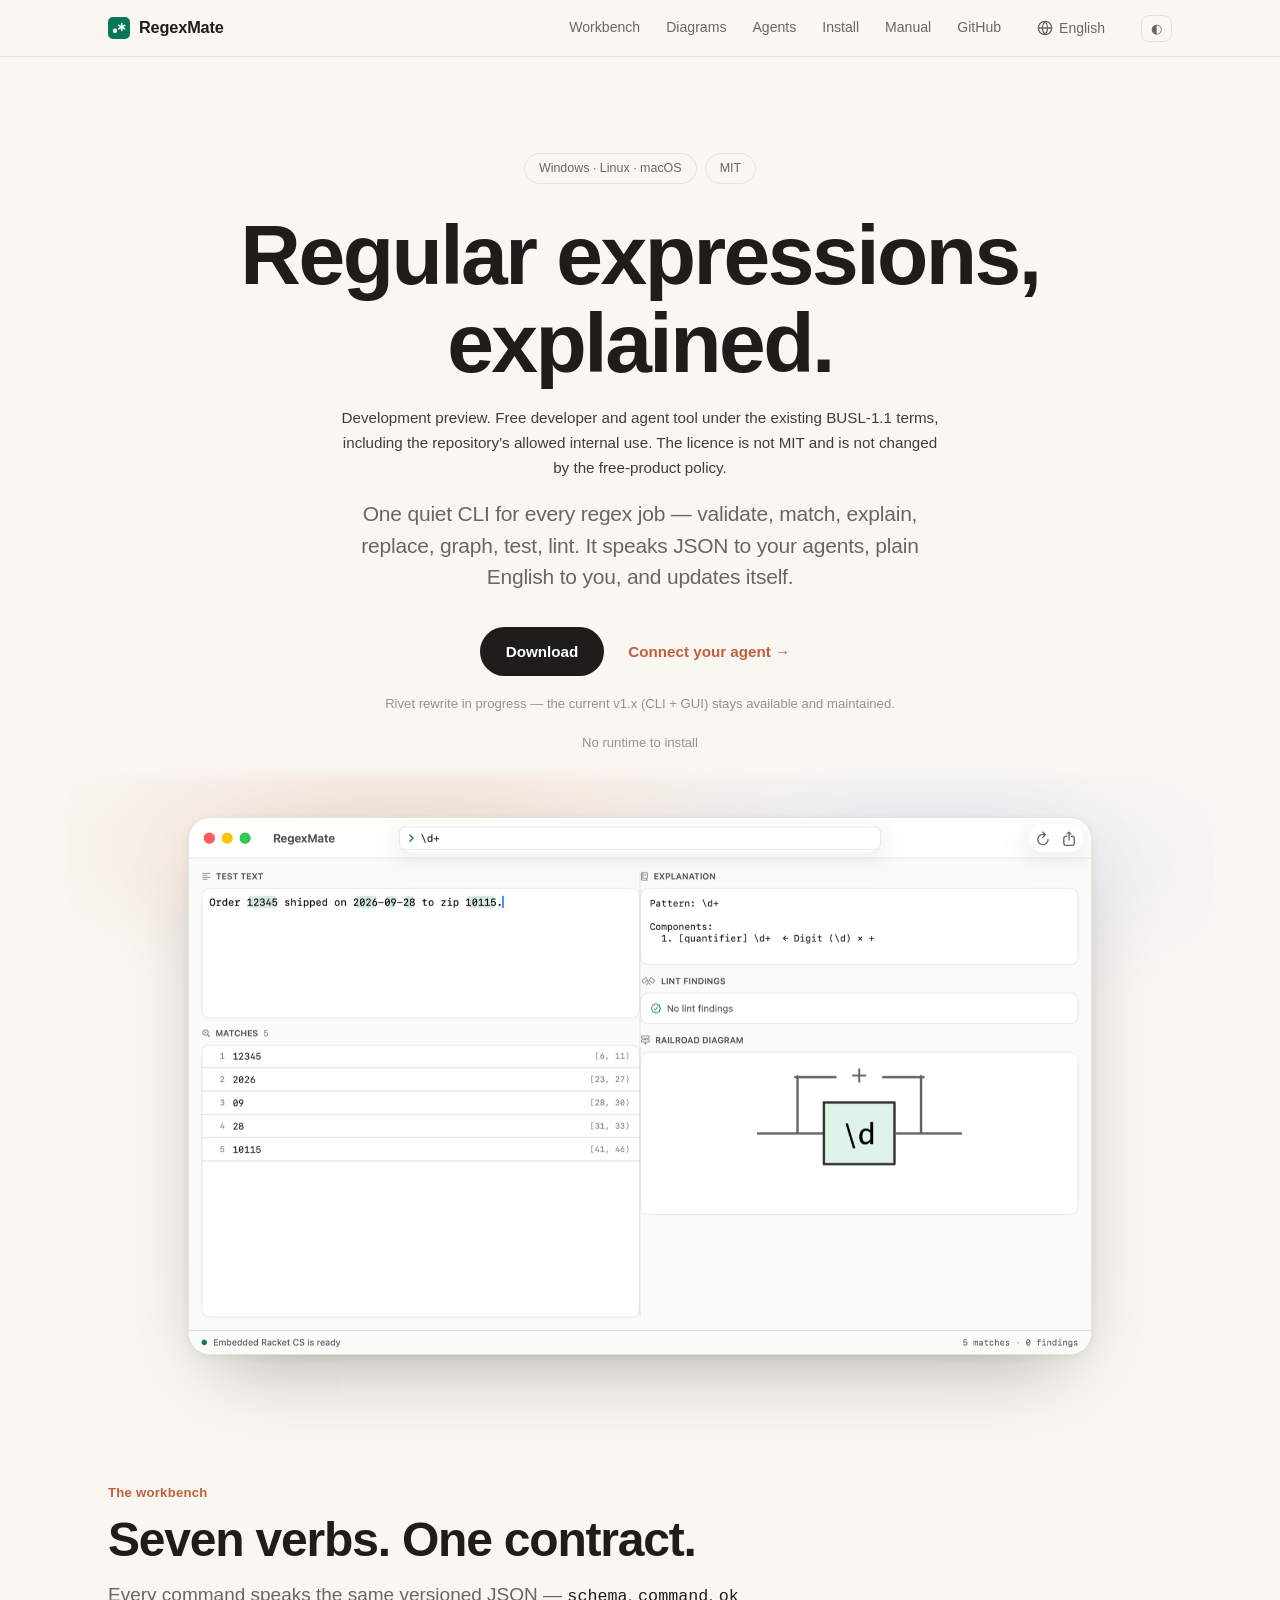
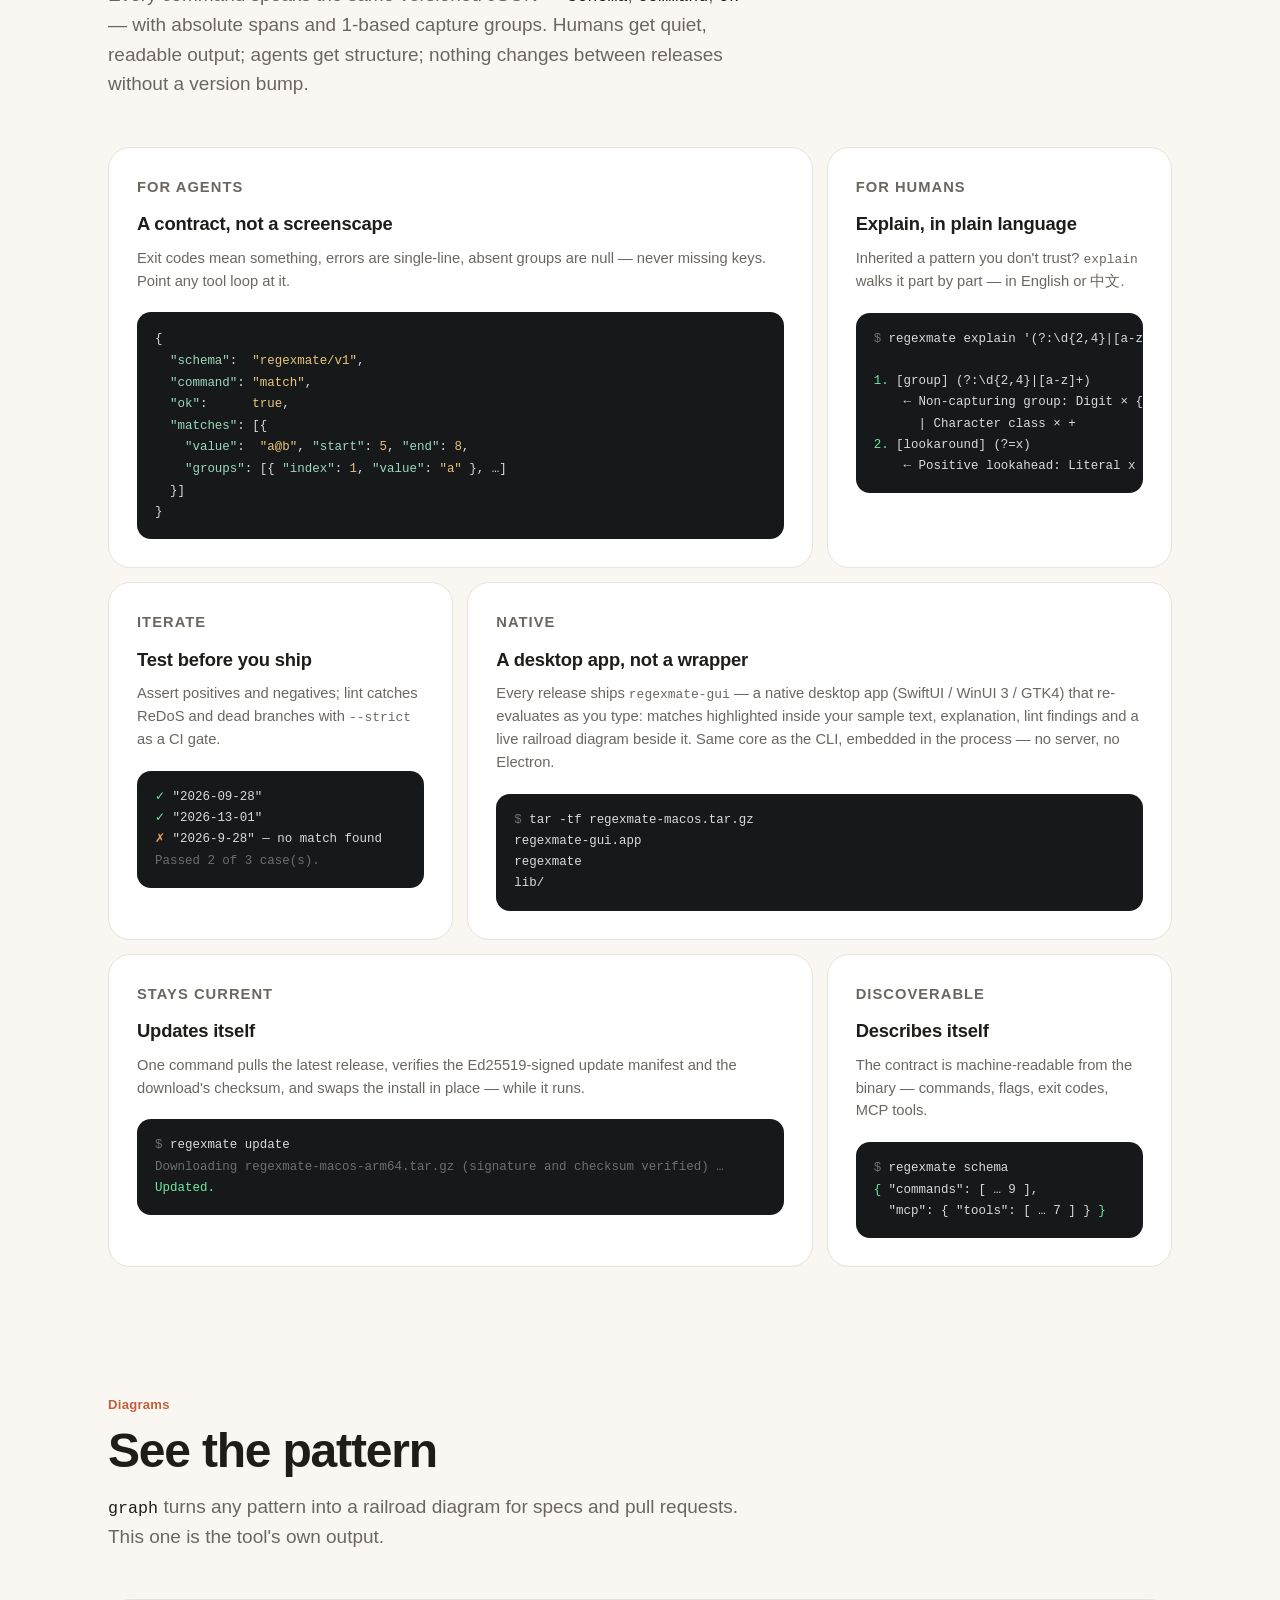
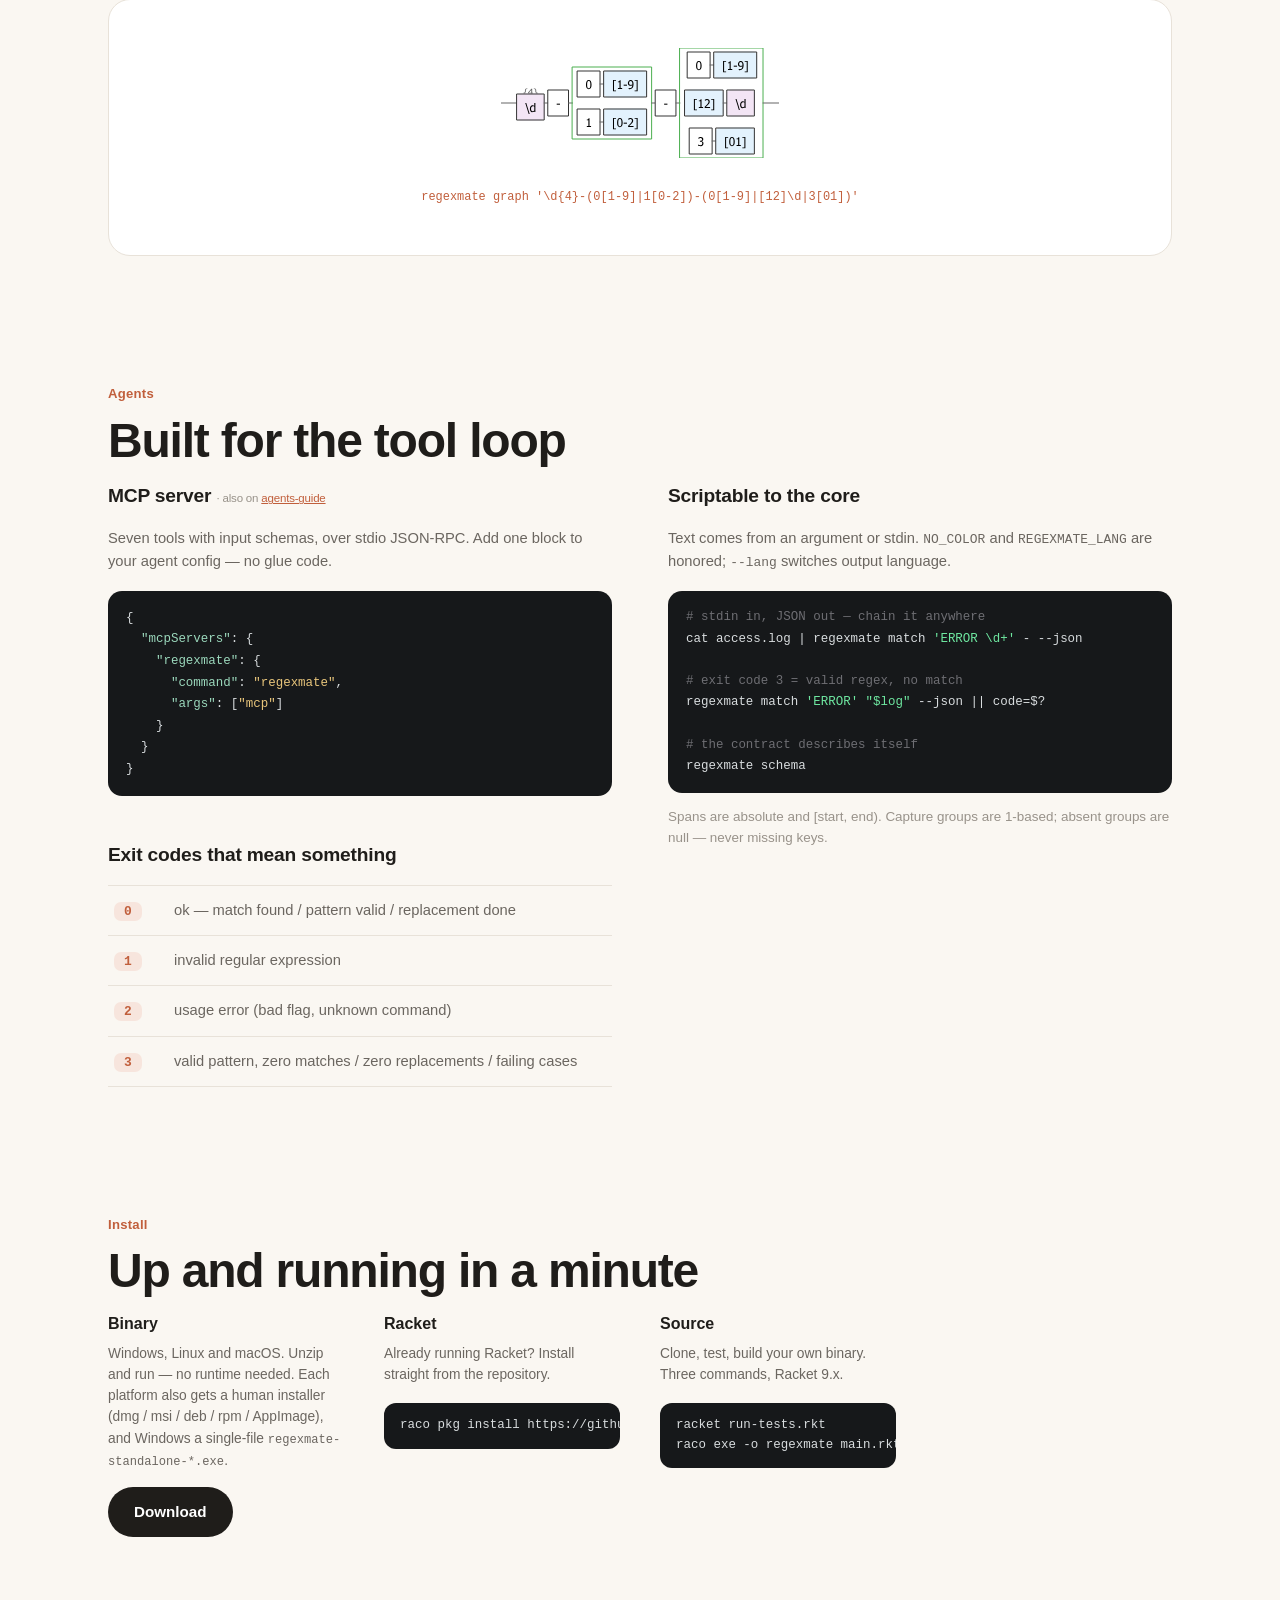
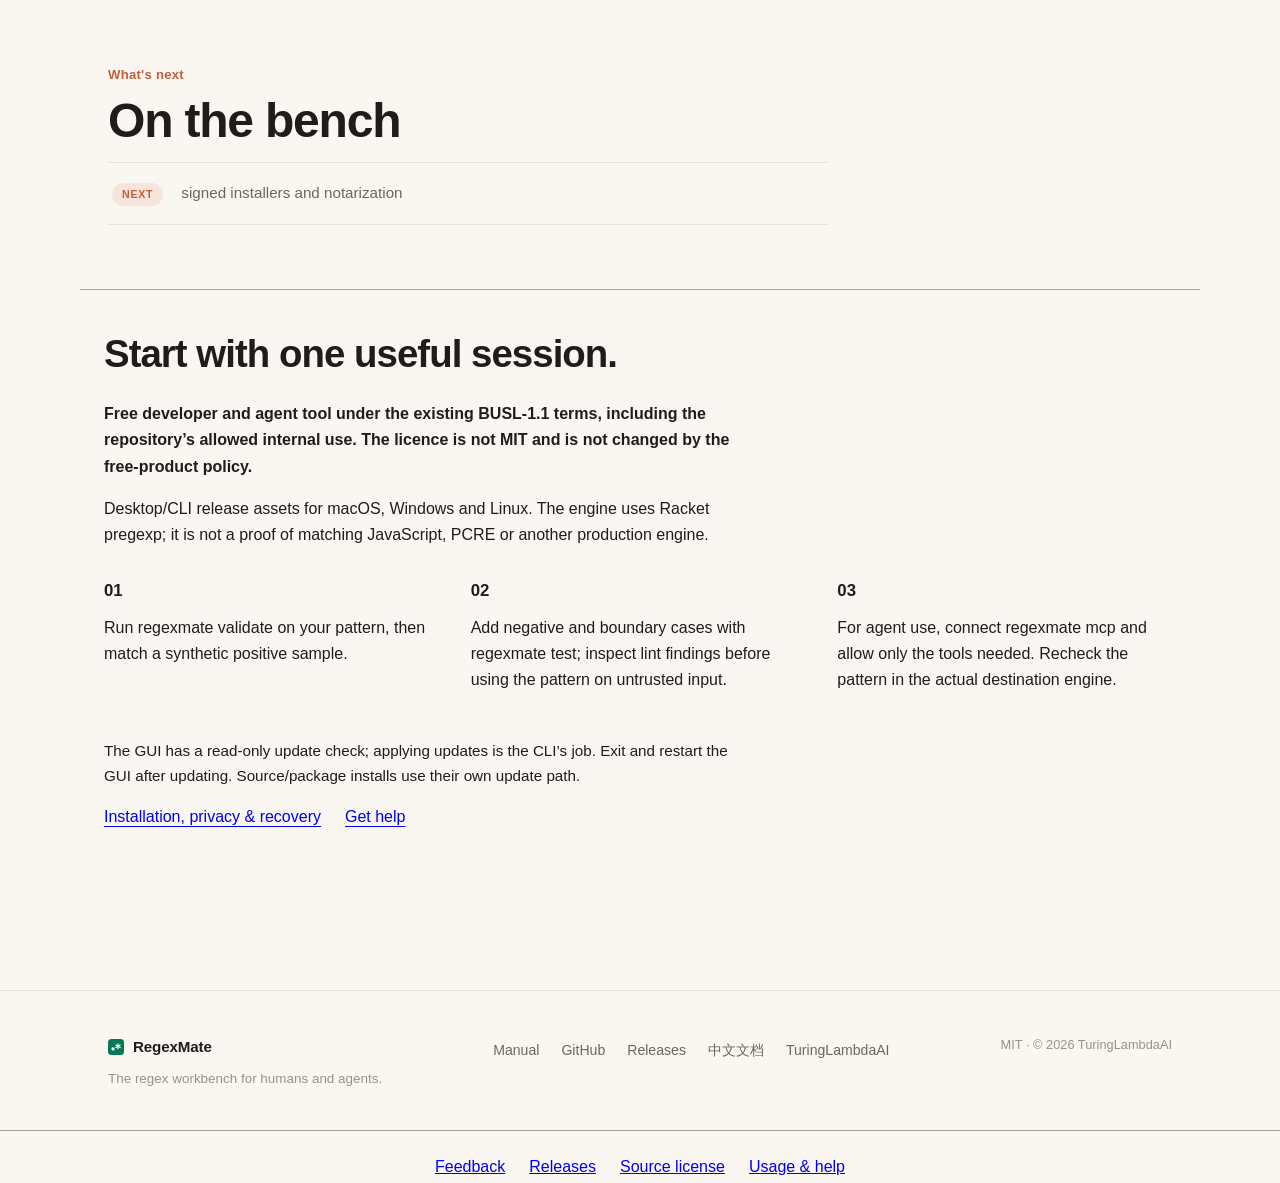
<file: docs/index.html>
<!DOCTYPE html>
<html lang="zh-CN">
<head>
    <meta charset="UTF-8">
    <meta name="viewport" content="width=device-width, initial-scale=1.0">
    <title>RegexMate — 给人和智能体的正则工作台</title>
    <meta name="description" content="一条 CLI 包办所有正则工作——校验、匹配、解释、替换、绘图、批量测试、风险分析。版本化 JSON 契约、MCP server、在线自更新。Windows / Linux / macOS 免安装二进制。">
    <meta property="og:title" content="RegexMate — 给人和智能体的正则工作台">
    <meta property="og:description" content="一条 CLI 包办所有正则工作：校验、匹配、解释、替换、绘图、测试、风险分析。版本化 JSON 契约、原生 MCP server、自更新。">
    <meta property="og:type" content="website">
    <meta name="theme-color" media="(prefers-color-scheme: light)" content="#faf7f2">
    <meta name="theme-color" media="(prefers-color-scheme: dark)" content="#0A0A0B">
    <script>
      // anti-flash: resolve the theme before the stylesheet applies —
      // localStorage wins when the user picked manually, else the OS setting
      (function () {
        var t = localStorage.getItem('regexmate-theme');
        if (!t) t = matchMedia('(prefers-color-scheme: dark)').matches ? 'dark' : 'light';
        document.documentElement.dataset.theme = t;
      })();
    </script>
    <link rel="icon" type="image/svg+xml" href="assets/favicon.svg">
    <link rel="stylesheet" href="styles.css?v=4">
<script>
var _hmt = _hmt || [];
(function() {
  var hm = document.createElement("script");
  hm.src = "https://hm.baidu.com/hm.js?8e2445912635226bcba0c400bfb6079d";
  var s = document.getElementsByTagName("script")[0];
  s.parentNode.insertBefore(hm, s);
})();
</script>
<style>
  #product-support { display:flex; flex-wrap:wrap; justify-content:center; gap:12px 24px; padding:24px; font:inherit; border-top:1px solid var(--border, #a8a29e); }
  #product-support a:focus-visible { outline:2px solid currentColor; outline-offset:4px; }
  html:lang(en) #product-support .support-zh, html:lang(zh) #product-support .support-en { display:none; }
</style>
<style id="product-start-style">
.product-availability{font-size:.95rem;line-height:1.65;max-width:72ch;margin:18px 0;opacity:.85} .hero .product-availability{margin-left:auto;margin-right:auto}
.product-start{max-width:1120px;margin:64px auto;padding:32px 24px;border-top:1px solid var(--border,#aaa);font:inherit;line-height:1.65}
.product-start h2{font-size:clamp(1.7rem,3vw,2.4rem);letter-spacing:-.025em;margin:0 0 16px}.product-start h3{font-size:1.05rem;margin:0 0 10px}.product-start p{margin:0 0 16px;max-width:74ch}.product-start-grid{display:grid;grid-template-columns:repeat(3,minmax(0,1fr));gap:28px;margin:28px 0}.product-start a{text-decoration:underline;text-underline-offset:4px;overflow-wrap:anywhere}.product-start a:focus-visible{outline:2px solid currentColor;outline-offset:5px}.product-start .start-links{display:flex;gap:16px 24px;flex-wrap:wrap}.product-start .start-status{font-weight:600}.product-start .start-limits{font-size:.95em}
html:lang(en) .reader-zh,html:lang(zh) .reader-en{display:none!important}@media(max-width:700px){.product-start{margin:40px auto;padding:24px 20px}.product-start-grid{grid-template-columns:1fr;gap:18px}}
</style>
<style>.lang-menu li.lang-choice{padding:0}.lang-menu .lang-choice button{display:block;width:100%;padding:8px 12px;border:0;background:transparent;color:inherit;font:inherit;text-align:left;cursor:pointer}.lang-menu .lang-choice button:focus-visible{outline:2px solid currentColor;outline-offset:-2px;border-radius:4px}</style>
</head>
<body>

    <!-- Nav -->
    <nav class="nav">
        <div class="nav-inner">
            <a class="brand" href="#">
                <svg width="22" height="22" viewBox="0 0 512 512" fill="none" aria-hidden="true">
                    <rect width="512" height="512" rx="115" fill="#037A55"/>
                    <circle cx="161" cy="318" r="52" fill="#FFFFFF"/>
                    <line x1="320" y1="156" x2="320" y2="314" stroke="#FFFFFF" stroke-width="37" stroke-linecap="round"/>
                    <line x1="251.6" y1="195.5" x2="388.4" y2="274.5" stroke="#FFFFFF" stroke-width="37" stroke-linecap="round"/>
                    <line x1="388.4" y1="195.5" x2="251.6" y2="274.5" stroke="#FFFFFF" stroke-width="37" stroke-linecap="round"/>
                </svg>
                RegexMate
            </a>
            <div class="nav-links">
                <a href="#workbench" data-i18n="nav.workbench">工作台</a>
                <a href="#diagrams" data-i18n="nav.diagrams">图解</a>
                <a href="#agents" data-i18n="nav.agents">智能体</a>
                <a href="#install" data-i18n="nav.install">安装</a>
                <a href="guide.html" data-i18n="nav.manual">手册</a>
                <a href="https://github.com/turinglambdaai/regexmate" class="nav-github">GitHub</a>
                <div class="lang-dropdown-wrapper">
                    <button class="lang-btn" type="button" onclick="void 0" aria-label="Switch language">
                        <svg width="16" height="16" viewBox="0 0 24 24" fill="none" stroke="currentColor" stroke-width="2" stroke-linecap="round" stroke-linejoin="round"><circle cx="12" cy="12" r="10"></circle><line x1="2" y1="12" x2="22" y2="12"></line><path d="M12 2a15.3 15.3 0 0 1 4 10 15.3 15.3 0 0 1-4 10 15.3 15.3 0 0 1-4-10 15.3 15.3 0 0 1 4-10z"></path></svg>
                        <span id="current-lang-label">English</span>
                    </button>
                    <ul class="lang-menu">
                        <li class="lang-choice"><button type="button" onclick="setLanguage('en')">English</button></li>
                        <li class="lang-choice"><button type="button" onclick="setLanguage('zh')">简体中文</button></li>
                    </ul>
                </div>
                <button class="theme-btn" id="theme-btn" type="button" aria-label="Toggle theme">◐</button>
            </div>
        </div>
    </nav>

    <!-- Hero -->
    <header class="hero">
        <div class="container">
            <div class="hero-eyebrow reveal">
                <span class="pill">Windows · Linux · macOS</span>
                <span class="pill">MIT</span>
            </div>
            <h1 class="hero-title reveal" data-i18n="hero.title">正则表达式，一眼看懂。</h1>
<p class="reader-en product-availability" lang="en">Development preview. Free developer and agent tool under the existing BUSL-1.1 terms, including the repository’s allowed internal use. The licence is not MIT and is not changed by the free-product policy.</p><p class="reader-zh product-availability" lang="zh">开发预览。按现行 BUSL-1.1 条款提供的免费开发者与 agent 工具，包含仓库许可的内部使用。许可证不是 MIT，免费定位不改变许可条款。</p>
            <p class="hero-sub reveal" data-i18n="hero.sub">
                一条安静的 CLI 包办所有正则工作——校验、匹配、解释、替换、绘图、测试、风险分析。对 agent 说 JSON，对你说人话，还会自己更新。
            </p>
            <div class="hero-cta reveal">
                <a class="btn btn-primary" href="https://github.com/turinglambdaai/regexmate/releases" data-i18n="hero.download">下载</a>
                <a class="btn btn-quiet" href="#agents" data-i18n="hero.agents">接入你的智能体 →</a>
            </div>
            <p class="hero-note reveal" data-i18n="hero.note.rewrite">
                Rivet 重构进行中——当前 v1.x（CLI + GUI）继续可用、照常维护。
            </p>
            <p class="hero-note reveal" data-i18n="hero.note.runtime">
                免装运行时
            </p>
        </div>
        <div class="hero-visual reveal">
            <div class="hero-glow" aria-hidden="true"></div>
            <figure class="shot-frame">
                <img src="assets/gui-macos.png" alt="The RegexMate desktop app on macOS: pattern bar in the toolbar, matches highlighted inside the sample text, match list with spans, explanation, lint findings and a railroad diagram" fetchpriority="high">
            </figure>
        </div>
    </header>

    <!-- Workbench: bento -->
    <section class="section" id="workbench">
        <div class="container">
            <div class="reveal">
                <p class="section-eyebrow" data-i18n="wb.eyebrow">工作台</p>
                <h2 class="section-title" data-i18n="wb.title">七个动词，一套契约。</h2>
                <p class="section-lede" data-i18n="wb.lede">
                    所有命令共用同一套版本化 JSON——<code>schema</code>、<code>command</code>、<code>ok</code>——绝对区间、从 1 计数的捕获组。人类得到安静的输出，agent 得到结构，版本变更绝不悄悄破坏契约。
                </p>
            </div>

            <div class="bento">
                <div class="cell cell--wide reveal">
                    <p class="cell-tag" data-i18n="wb.contract.tag">为智能体</p>
                    <h3 data-i18n="wb.contract.title">是契约，不是屏幕刮取</h3>
                    <p data-i18n="wb.contract.body">
                        退出码有语义、错误保持单行、缺席组是 null 而非缺键。任何工具循环直接接入。
                    </p>
                    <div class="cell-visual">
<div class="snippet"><code>{
  <span class="k">"schema"</span>:  <span class="v">"regexmate/v1"</span>,
  <span class="k">"command"</span>: <span class="v">"match"</span>,
  <span class="k">"ok"</span>:      <span class="v">true</span>,
  <span class="k">"matches"</span>: [{
    <span class="k">"value"</span>:  <span class="v">"a@b"</span>, <span class="k">"start"</span>: <span class="v">5</span>, <span class="k">"end"</span>: <span class="v">8</span>,
    <span class="k">"groups"</span>: [{ <span class="k">"index"</span>: <span class="v">1</span>, <span class="k">"value"</span>: <span class="v">"a"</span> }, …]
  }]
}</code></div>
                    </div>
                </div>

                <div class="cell reveal">
                    <p class="cell-tag" data-i18n="wb.explain.tag">为人类</p>
                    <h3 data-i18n="wb.explain.title">人话解释</h3>
                    <p data-i18n="wb.explain.body">
                        接手一个不敢信的正则？<code>explain</code> 逐段讲清楚——英文或中文。
                    </p>
                    <div class="cell-visual">
<div class="out"><span class="dim">$</span> regexmate explain '(?:\d{2,4}|[a-z]+)(?=x)'

<span class="ok">1.</span> [group] (?:\d{2,4}|[a-z]+)
    ← Non-capturing group: Digit × {2,4}
      | Character class × +
<span class="ok">2.</span> [lookaround] (?=x)
    ← Positive lookahead: Literal x</div>
                    </div>
                </div>

                <div class="cell reveal">
                    <p class="cell-tag" data-i18n="wb.test.tag">迭代</p>
                    <h3 data-i18n="wb.test.title">上线前先测</h3>
                    <p data-i18n="wb.test.body">
                        正反用例批量断言；lint 抓住 ReDoS 与死分支，<code>--strict</code> 做成 CI 门禁。
                    </p>
                    <div class="cell-visual">
<div class="out"><span class="ok">✓</span> "2026-09-28"
<span class="ok">✓</span> "2026-13-01"
<span class="bad">✗</span> "2026-9-28" — no match found
<span class="dim">Passed 2 of 3 case(s).</span></div>
                    </div>
                </div>

                <div class="cell cell--wide reveal">
                    <p class="cell-tag" data-i18n="wb.native.tag">原生</p>
                    <h3 data-i18n="wb.native.title">桌面应用，不是套壳</h3>
                    <p data-i18n="wb.native.body">
                        每个平台的发布包都带 <code>regexmate-gui</code>——原生桌面应用（SwiftUI / WinUI 3 / GTK4），边输入边求值：匹配直接高亮在样本文字里，旁有解释、lint 与实时铁路图。与 CLI 同一核心、进程内嵌——无服务、无 Electron。
                    </p>
                    <div class="cell-visual">
<div class="out"><span class="dim">$</span> tar -tf regexmate-macos.tar.gz
regexmate-gui.app
regexmate
lib/</div>
                    </div>
                </div>

                <div class="cell cell--wide reveal">
                    <p class="cell-tag" data-i18n="wb.update.tag">保持最新</p>
                    <h3 data-i18n="wb.update.title">自己更新自己</h3>
                    <p data-i18n="wb.update.body">
                        一条命令拉取最新发布、验证 Ed25519 签名的更新清单与下载校验和、运行中原地换装。
                    </p>
                    <div class="cell-visual">
<div class="out"><span class="dim">$</span> regexmate update
<span class="dim">Downloading regexmate-macos-arm64.tar.gz (signature and checksum verified) …</span>
<span class="ok">Updated.</span></div>
                    </div>
                </div>

                <div class="cell reveal">
                    <p class="cell-tag" data-i18n="wb.discover.tag">可发现</p>
                    <h3 data-i18n="wb.discover.title">自我描述</h3>
                    <p data-i18n="wb.discover.body">
                        契约可从二进制直接机读——命令、旗标、退出码、MCP 工具。
                    </p>
                    <div class="cell-visual">
<div class="out"><span class="dim">$</span> regexmate schema
<span class="ok">{</span> "commands": [ … 9 ],
  "mcp": { "tools": [ … 7 ] } <span class="ok">}</span></div>
                    </div>
                </div>
            </div>
        </div>
    </section>

    <!-- Diagrams -->
    <section class="section" id="diagrams">
        <div class="container">
            <div class="reveal">
                <p class="section-eyebrow" data-i18n="dg.eyebrow">图解</p>
                <h2 class="section-title" data-i18n="dg.title">把正则画出来</h2>
                <p class="section-lede" data-i18n="dg.lede">
                    <code>graph</code> 把任意正则变成铁路图，用于规格文档和代码评审。这张就是工具自己的输出。
                </p>
            </div>
            <figure class="showcase reveal">
                <img src="assets/example-date.svg" alt="Railroad diagram of the ISO date pattern, generated by regexmate graph" loading="lazy">
                <figcaption><code>regexmate graph '\d{4}-(0[1-9]|1[0-2])-(0[1-9]|[12]\d|3[01])'</code></figcaption>
            </figure>
        </div>
    </section>

    <!-- Agents -->
    <section class="section" id="agents">
        <div class="container">
            <div class="reveal">
                <p class="section-eyebrow" data-i18n="ag.eyebrow">智能体</p>
                <h2 class="section-title" data-i18n="ag.title">为工具循环而生</h2>
            </div>
            <div class="agent-grid">
                <div class="agent-col reveal">
                    <h3>MCP server <span style="font-size:0.6em;color:var(--ink-3);font-weight:500">· also on <a href="https://github.com/turinglambdaai/regexmate/blob/main/docs/agents-guide.md" style="color:var(--accent)">agents-guide</a></span></h3>
                    <p data-i18n="ag.mcp.body">
                        七个带输入 schema 的工具，走 stdio JSON-RPC。配置里加一段即可——零胶水代码。
                    </p>
<div class="snippet"><code>{
  <span class="k">"mcpServers"</span>: {
    <span class="k">"regexmate"</span>: {
      <span class="k">"command"</span>: <span class="v">"regexmate"</span>,
      <span class="k">"args"</span>: [<span class="v">"mcp"</span>]
    }
  }
}</code></div>
                    <h3 class="mt" data-i18n="ag.exit.title">有语义的退出码</h3>
                    <table class="exit-table">
                        <tr><td><code>0</code></td><td data-i18n="ag.exit.0">成功——有匹配 / 语法有效 / 完成替换</td></tr>
                        <tr><td><code>1</code></td><td data-i18n="ag.exit.1">正则表达式无效</td></tr>
                        <tr><td><code>2</code></td><td data-i18n="ag.exit.2">用法错误（错误选项、未知命令）</td></tr>
                        <tr><td><code>3</code></td><td data-i18n="ag.exit.3">语法有效但零匹配 / 零替换 / 用例失败</td></tr>
                    </table>
                </div>
                <div class="agent-col reveal">
                    <h3 data-i18n="ag.script.title">脚本友好到骨子里</h3>
                    <p data-i18n="ag.script.body">
                        文本可来自参数或 stdin。支持 <code>NO_COLOR</code> 与 <code>REGEXMATE_LANG</code>；<code>--lang</code> 切换输出语言。
                    </p>
<div class="out"><span class="dim"># stdin in, JSON out — chain it anywhere</span>
cat access.log | regexmate match <span class="ok">'ERROR \d+'</span> - --json

<span class="dim"># exit code 3 = valid regex, no match</span>
regexmate match <span class="ok">'ERROR'</span> <span class="ok">"$log"</span> --json || code=$?

<span class="dim"># the contract describes itself</span>
regexmate schema</div>
                    <p class="agent-note" data-i18n="ag.script.note">
                        区间为绝对下标、[start, end) 半开。捕获组从 1 计数；缺席组是 null——绝不缺键。
                    </p>
                </div>
            </div>
        </div>
    </section>

    <!-- Install -->
    <section class="section" id="install">
        <div class="container">
            <div class="reveal">
                <p class="section-eyebrow" data-i18n="in.eyebrow">安装</p>
                <h2 class="section-title" data-i18n="in.title">一分钟跑起来</h2>
            </div>
            <div class="install-grid">
                <div class="install-col reveal">
                    <h3 data-i18n="in.binary.title">二进制</h3>
                    <p data-i18n="in.binary.body">Windows、Linux、macOS。解压即用——免运行时；macOS / Windows / Linux 还各有 dmg / msi / deb / rpm / AppImage 安装器，Windows 另有单文件 <code>regexmate-standalone-*.exe</code>。</p>
                    <a class="btn btn-primary" href="https://github.com/turinglambdaai/regexmate/releases" data-i18n="in.binary.cta">下载</a>
                </div>
                <div class="install-col reveal">
                    <h3>Racket</h3>
                    <p data-i18n="in.racket.body">已在用 Racket？直接从仓库安装。</p>
<code class="code-pill">raco pkg install https://github.com/turinglambdaai/regexmate.git</code>
                </div>
                <div class="install-col reveal">
                    <h3 data-i18n="in.source.title">源码</h3>
                    <p data-i18n="in.source.body">克隆、测试、构建自己的二进制。三条命令，Racket 9.x。</p>
<code class="code-pill">racket run-tests.rkt
raco exe -o regexmate main.rkt</code>
                </div>
            </div>
        </div>
    </section>

    <!-- What's next -->
    <section class="section" id="next">
        <div class="container">
            <div class="reveal">
                <p class="section-eyebrow" data-i18n="nx.eyebrow">接下来</p>
                <h2 class="section-title" data-i18n="nx.title">工作台上</h2>
            </div>
            <div class="next-rows">
                <div class="next-row reveal">
                    <span class="tag" data-i18n="nx.tag">下一步</span>
                    <span data-i18n="nx.installers">签名安装包与公证</span>
                </div>
            </div>
        </div>
    </section>

    <!-- Footer -->
    <section id="start-here" class="product-start" aria-label="Get started / 开始使用">
<h2 class="reader-en " lang="en">Start with one useful session.</h2><h2 class="reader-zh " lang="zh">从一次有效使用开始。</h2><p class="reader-en start-status" lang="en">Free developer and agent tool under the existing BUSL-1.1 terms, including the repository’s allowed internal use. The licence is not MIT and is not changed by the free-product policy.</p><p class="reader-zh start-status" lang="zh">按现行 BUSL-1.1 条款提供的免费开发者与 agent 工具，包含仓库许可的内部使用。许可证不是 MIT，免费定位不改变许可条款。</p><p class="reader-en " lang="en">Desktop/CLI release assets for macOS, Windows and Linux. The engine uses Racket pregexp; it is not a proof of matching JavaScript, PCRE or another production engine.</p><p class="reader-zh " lang="zh">提供 macOS、Windows、Linux 桌面与 CLI 发布附件。引擎使用 Racket pregexp，不能据此认定 JavaScript、PCRE 或其他生产引擎语义相同。</p><div class="product-start-grid"><article><h3 class="reader-en " lang="en">01</h3><h3 class="reader-zh " lang="zh">01</h3><p class="reader-en " lang="en">Run regexmate validate on your pattern, then match a synthetic positive sample.</p><p class="reader-zh " lang="zh">先用 regexmate validate 验证模式，再匹配一条合成正例。</p></article><article><h3 class="reader-en " lang="en">02</h3><h3 class="reader-zh " lang="zh">02</h3><p class="reader-en " lang="en">Add negative and boundary cases with regexmate test; inspect lint findings before using the pattern on untrusted input.</p><p class="reader-zh " lang="zh">用 regexmate test 添加反例与边界样例；将模式用于不可信输入前检查 lint 结果。</p></article><article><h3 class="reader-en " lang="en">03</h3><h3 class="reader-zh " lang="zh">03</h3><p class="reader-en " lang="en">For agent use, connect regexmate mcp and allow only the tools needed. Recheck the pattern in the actual destination engine.</p><p class="reader-zh " lang="zh">供 agent 使用时连接 regexmate mcp，仅授予需要的工具权限，并在最终目标引擎复核模式。</p></article></div><p class="reader-en start-limits" lang="en">The GUI has a read-only update check; applying updates is the CLI’s job. Exit and restart the GUI after updating. Source/package installs use their own update path.</p><p class="reader-zh start-limits" lang="zh">GUI 只读检查更新，实际安装由 CLI 执行。更新后退出并重启 GUI；源码或包安装使用对应更新方式。</p><div class="start-links"><a class="reader-en" lang="en" href="https://github.com/turinglambdaai/regexmate/blob/main/docs/USER-GUIDE.md">Installation, privacy &amp; recovery</a><a class="reader-zh" lang="zh" href="https://github.com/turinglambdaai/regexmate/blob/main/docs/USER-GUIDE.zh-CN.md">安装、隐私与恢复</a><a href="https://github.com/turinglambdaai/regexmate/issues"><span class="reader-en " lang="en">Get help</span><span class="reader-zh " lang="zh">反馈与帮助</span></a></div>
</section>
<footer class="footer">
        <div class="container footer-inner">
            <div>
                <div class="brand brand-footer">
                    <svg width="16" height="16" viewBox="0 0 512 512" fill="none" aria-hidden="true">
                        <rect width="512" height="512" rx="115" fill="#037A55"/>
                        <circle cx="161" cy="318" r="52" fill="#FFFFFF"/>
                        <line x1="320" y1="156" x2="320" y2="314" stroke="#FFFFFF" stroke-width="37" stroke-linecap="round"/>
                        <line x1="251.6" y1="195.5" x2="388.4" y2="274.5" stroke="#FFFFFF" stroke-width="37" stroke-linecap="round"/>
                        <line x1="388.4" y1="195.5" x2="251.6" y2="274.5" stroke="#FFFFFF" stroke-width="37" stroke-linecap="round"/>
                    </svg>
                    RegexMate
                </div>
                <p class="footer-note" data-i18n="ft.note">面向人与智能体的正则工作台。</p>
            </div>
            <div class="footer-links">
                <a href="guide.html" data-i18n="ft.manual">手册</a>
                <a href="https://github.com/turinglambdaai/regexmate">GitHub</a>
                <a href="https://github.com/turinglambdaai/regexmate/releases" data-i18n="ft.releases">发布</a>
                <a href="https://github.com/turinglambdaai/regexmate/blob/main/README.zh-CN.md">中文文档</a>
                <a href="https://jrtx.site">TuringLambdaAI</a>
            </div>
            <p class="footer-copy">MIT · © 2026 TuringLambdaAI</p>
        </div>
    </footer>
<nav id="product-support" aria-label="Support / 支持"><a href="https://github.com/turinglambdaai/regexmate/issues"><span class="support-zh">反馈</span><span class="support-en" lang="en">Feedback</span></a> <a href="https://github.com/turinglambdaai/regexmate/releases"><span class="support-zh">发布与更新</span><span class="support-en" lang="en">Releases</span></a> <a href="https://github.com/turinglambdaai/regexmate/blob/main/LICENSE"><span class="support-zh">源码许可</span><span class="support-en" lang="en">Source license</span></a> <a class="support-zh" href="https://github.com/turinglambdaai/regexmate/blob/main/docs/USER-GUIDE.zh-CN.md">使用与帮助</a> <a class="support-en" lang="en" href="https://github.com/turinglambdaai/regexmate/blob/main/docs/USER-GUIDE.md">Usage & help</a></nav>

    <script>
    (function () {
        // ?noanim — full-page captures and reduced environments see everything
        if (!new URLSearchParams(location.search).has('noanim')) {
            document.documentElement.classList.add('js');
        }

        // i18n dictionaries — the static markup is the zh-CN default
        var zh = {
            "meta.title": "RegexMate — 给人和智能体的正则工作台",
            "meta.description": "一条 CLI 包办所有正则工作——校验、匹配、解释、替换、绘图、批量测试、风险分析。版本化 JSON 契约、MCP server、在线自更新。Windows / Linux / macOS 免安装二进制。",
            "meta.og.title": "RegexMate — 给人和智能体的正则工作台",
            "meta.og.description": "一条 CLI 包办所有正则工作：校验、匹配、解释、替换、绘图、测试、风险分析。版本化 JSON 契约、原生 MCP server、自更新。",
            "nav.workbench": "工作台", "nav.diagrams": "图解", "nav.agents": "智能体", "nav.install": "安装", "nav.manual": "手册",
            "hero.title": "正则表达式，一眼看懂。",
            "hero.sub": "一条安静的 CLI 包办所有正则工作——校验、匹配、解释、替换、绘图、测试、风险分析。对 agent 说 JSON，对你说人话，还会自己更新。",
            "hero.download": "下载", "hero.agents": "接入你的智能体 →",
            "hero.note.rewrite": "Rivet 重构进行中——当前 v1.x（CLI + GUI）继续可用、照常维护。",
            "hero.note.runtime": "免装运行时",
            "wb.eyebrow": "工作台", "wb.title": "七个动词，一套契约。",
            "wb.lede": "所有命令共用同一套版本化 JSON——<code>schema</code>、<code>command</code>、<code>ok</code>——绝对区间、从 1 计数的捕获组。人类得到安静的输出，agent 得到结构，版本变更绝不悄悄破坏契约。",
            "wb.contract.tag": "为智能体", "wb.contract.title": "是契约，不是屏幕刮取",
            "wb.contract.body": "退出码有语义、错误保持单行、缺席组是 null 而非缺键。任何工具循环直接接入。",
            "wb.explain.tag": "为人类", "wb.explain.title": "人话解释",
            "wb.explain.body": "接手一个不敢信的正则？<code>explain</code> 逐段讲清楚——英文或中文。",
            "wb.test.tag": "迭代", "wb.test.title": "上线前先测",
            "wb.test.body": "正反用例批量断言；lint 抓住 ReDoS 与死分支，<code>--strict</code> 做成 CI 门禁。",
            "wb.native.tag": "原生", "wb.native.title": "桌面应用，不是套壳",
            "wb.native.body": "每个平台的发布包都带 <code>regexmate-gui</code>——原生桌面应用（SwiftUI / WinUI 3 / GTK4），边输入边求值：匹配直接高亮在样本文字里，旁有解释、lint 与实时铁路图。与 CLI 同一核心、进程内嵌——无服务、无 Electron。",
            "wb.update.tag": "保持最新", "wb.update.title": "自己更新自己",
            "wb.update.body": "一条命令拉取最新发布、验证 Ed25519 签名的更新清单与下载校验和、运行中原地换装。",
            "wb.discover.tag": "可发现", "wb.discover.title": "自我描述",
            "wb.discover.body": "契约可从二进制直接机读——命令、旗标、退出码、MCP 工具。",
            "dg.eyebrow": "图解", "dg.title": "把正则画出来",
            "dg.lede": "<code>graph</code> 把任意正则变成铁路图，用于规格文档和代码评审。这张就是工具自己的输出。",
            "ag.eyebrow": "智能体", "ag.title": "为工具循环而生",
            "ag.mcp.body": "七个带输入 schema 的工具，走 stdio JSON-RPC。配置里加一段即可——零胶水代码。",
            "ag.exit.title": "有语义的退出码",
            "ag.exit.0": "成功——有匹配 / 语法有效 / 完成替换",
            "ag.exit.1": "正则表达式无效",
            "ag.exit.2": "用法错误（错误选项、未知命令）",
            "ag.exit.3": "语法有效但零匹配 / 零替换 / 用例失败",
            "ag.script.title": "脚本友好到骨子里",
            "ag.script.body": "文本可来自参数或 stdin。支持 <code>NO_COLOR</code> 与 <code>REGEXMATE_LANG</code>；<code>--lang</code> 切换输出语言。",
            "ag.script.note": "区间为绝对下标、[start, end) 半开。捕获组从 1 计数；缺席组是 null——绝不缺键。",
            "in.eyebrow": "安装", "in.title": "一分钟跑起来",
            "in.binary.title": "二进制",
            "in.binary.body": "Windows、Linux、macOS。解压即用——免运行时；macOS / Windows / Linux 还各有 dmg / msi / deb / rpm / AppImage 安装器，Windows 另有单文件 <code>regexmate-standalone-*.exe</code>。",
            "in.binary.cta": "下载",
            "in.racket.body": "已在用 Racket？直接从仓库安装。",
            "in.source.title": "源码",
            "in.source.body": "克隆、测试、构建自己的二进制。三条命令，Racket 9.x。",
            "nx.eyebrow": "接下来", "nx.title": "工作台上", "nx.tag": "下一步",
                        "nx.installers": "签名安装包与公证",
            "ft.note": "面向人与智能体的正则工作台。", "ft.releases": "发布", "ft.manual": "手册"
        };
        var en = {
            "meta.title": "RegexMate — the regex workbench for humans and agents",
            "meta.description": "Validate, match, explain, replace, graph, batch-test and lint regular expressions from one CLI — with a versioned JSON contract, an MCP server and online self-update. Standalone binaries for Windows, Linux and macOS.",
            "meta.og.title": "RegexMate — the regex workbench for humans and agents",
            "meta.og.description": "One CLI for every regex job: validate, match, explain, replace, graph, test, lint. Versioned JSON contract, native MCP server, self-update.",
            "nav.workbench": "Workbench", "nav.diagrams": "Diagrams", "nav.agents": "Agents", "nav.install": "Install", "nav.manual": "Manual",
            "hero.title": "Regular expressions, explained.",
            "hero.sub": "One quiet CLI for every regex job — validate, match, explain, replace, graph, test, lint. It speaks JSON to your agents, plain English to you, and updates itself.",
            "hero.download": "Download", "hero.agents": "Connect your agent →",
            "hero.note.rewrite": "Rivet rewrite in progress — the current v1.x (CLI + GUI) stays available and maintained.",
            "hero.note.runtime": "No runtime to install",
            "wb.eyebrow": "The workbench", "wb.title": "Seven verbs. One contract.",
            "wb.lede": "Every command speaks the same versioned JSON — <code>schema</code>, <code>command</code>, <code>ok</code> — with absolute spans and 1-based capture groups. Humans get quiet, readable output; agents get structure; nothing changes between releases without a version bump.",
            "wb.contract.tag": "For agents", "wb.contract.title": "A contract, not a screenscape",
            "wb.contract.body": "Exit codes mean something, errors are single-line, absent groups are null — never missing keys. Point any tool loop at it.",
            "wb.explain.tag": "For humans", "wb.explain.title": "Explain, in plain language",
            "wb.explain.body": "Inherited a pattern you don't trust? <code>explain</code> walks it part by part — in English or 中文.",
            "wb.test.tag": "Iterate", "wb.test.title": "Test before you ship",
            "wb.test.body": "Assert positives and negatives; lint catches ReDoS and dead branches with <code>--strict</code> as a CI gate.",
            "wb.native.tag": "Native", "wb.native.title": "A desktop app, not a wrapper",
            "wb.native.body": "Every release ships <code>regexmate-gui</code> — a native desktop app (SwiftUI / WinUI 3 / GTK4) that re-evaluates as you type: matches highlighted inside your sample text, explanation, lint findings and a live railroad diagram beside it. Same core as the CLI, embedded in the process — no server, no Electron.",
            "wb.update.tag": "Stays current", "wb.update.title": "Updates itself",
            "wb.update.body": "One command pulls the latest release, verifies the Ed25519-signed update manifest and the download's checksum, and swaps the install in place — while it runs.",
            "wb.discover.tag": "Discoverable", "wb.discover.title": "Describes itself",
            "wb.discover.body": "The contract is machine-readable from the binary — commands, flags, exit codes, MCP tools.",
            "dg.eyebrow": "Diagrams", "dg.title": "See the pattern",
            "dg.lede": "<code>graph</code> turns any pattern into a railroad diagram for specs and pull requests. This one is the tool's own output.",
            "ag.eyebrow": "Agents", "ag.title": "Built for the tool loop",
            "ag.mcp.body": "Seven tools with input schemas, over stdio JSON-RPC. Add one block to your agent config — no glue code.",
            "ag.exit.title": "Exit codes that mean something",
            "ag.exit.0": "ok — match found / pattern valid / replacement done",
            "ag.exit.1": "invalid regular expression",
            "ag.exit.2": "usage error (bad flag, unknown command)",
            "ag.exit.3": "valid pattern, zero matches / zero replacements / failing cases",
            "ag.script.title": "Scriptable to the core",
            "ag.script.body": "Text comes from an argument or stdin. <code>NO_COLOR</code> and <code>REGEXMATE_LANG</code> are honored; <code>--lang</code> switches output language.",
            "ag.script.note": "Spans are absolute and [start, end). Capture groups are 1-based; absent groups are null — never missing keys.",
            "in.eyebrow": "Install", "in.title": "Up and running in a minute",
            "in.binary.title": "Binary",
            "in.binary.body": "Windows, Linux and macOS. Unzip and run — no runtime needed. Each platform also gets a human installer (dmg / msi / deb / rpm / AppImage), and Windows a single-file <code>regexmate-standalone-*.exe</code>.",
            "in.binary.cta": "Download",
            "in.racket.body": "Already running Racket? Install straight from the repository.",
            "in.source.title": "Source",
            "in.source.body": "Clone, test, build your own binary. Three commands, Racket 9.x.",
            "nx.eyebrow": "What's next", "nx.title": "On the bench", "nx.tag": "next",
                        "nx.installers": "signed installers and notarization",
            "ft.note": "The regex workbench for humans and agents.", "ft.releases": "Releases", "ft.manual": "Manual"
        };
        // language dropdown: unified family policy (explicit choice wins; otherwise browser locale)
        var LANGUAGE_OVERRIDE_KEY = 'regexmate-lang-override-v2';
        var LANGUAGE_LEGACY_KEYS = ['regexmate-lang', 'site-lang'];
        var current, isZh;

        function readLanguageOverride() {
            try {
                var v = localStorage.getItem(LANGUAGE_OVERRIDE_KEY);
                if (v !== 'zh' && v !== 'en') {
                    for (var i = 0; i < LANGUAGE_LEGACY_KEYS.length; i++) {
                        var legacy = localStorage.getItem(LANGUAGE_LEGACY_KEYS[i]);
                        if (legacy === 'zh' || legacy === 'en') { v = legacy; try { localStorage.setItem(LANGUAGE_OVERRIDE_KEY, v); } catch (e) {} break; }
                    }
                }
                return v === 'zh' || v === 'en' ? v : null;
            } catch (e) { return null; }
        }
        function detectBrowserLanguage() {
            var locale = (navigator.languages && navigator.languages[0]) || navigator.language || '';
            return String(locale).toLowerCase().indexOf('zh') === 0 ? 'zh' : 'en';
        }
        function apply(lang) {
            current = lang === 'en' ? en : zh;
            isZh = lang === 'zh';
            document.documentElement.lang = isZh ? 'zh-CN' : 'en';
            document.documentElement.setAttribute('data-language', lang);
            // title and meta descriptions follow the language
            document.title = current['meta.title'];
            var metas = document.querySelectorAll('meta[name="description"], meta[property="og:title"], meta[property="og:description"]');
            for (var m = 0; m < metas.length; m++) {
                var key = metas[m].getAttribute('name') === 'description' ? 'meta.description'
                    : metas[m].getAttribute('property') === 'og:title' ? 'meta.og.title'
                    : 'meta.og.description';
                metas[m].setAttribute('content', current[key]);
            }
            var nodes = document.querySelectorAll('[data-i18n]');
            for (var i = 0; i < nodes.length; i++) {
                var key = nodes[i].getAttribute('data-i18n');
                if (current[key]) nodes[i].innerHTML = current[key];
            }
            var label = document.getElementById('current-lang-label');
            if (label) label.textContent = isZh ? '简体中文' : 'English';
        }
        window.setLanguage = function (lang) {
            if (lang !== 'zh' && lang !== 'en') return;
            try { localStorage.setItem(LANGUAGE_OVERRIDE_KEY, lang); } catch (e) {}
            apply(lang);
        };
        apply(readLanguageOverride() || detectBrowserLanguage());
        LANGUAGE_LEGACY_KEYS.forEach(function (k) { try { localStorage.removeItem(k); } catch (e) {} });
        window.addEventListener('languagechange', function () {
            if (!readLanguageOverride()) apply(detectBrowserLanguage());
        });

        // theme toggle: flip data-theme and remember the choice
        var themeBtn = document.getElementById('theme-btn');
        if (themeBtn) {
            themeBtn.addEventListener('click', function () {
                var next = document.documentElement.dataset.theme === 'dark' ? 'light' : 'dark';
                document.documentElement.dataset.theme = next;
                try { localStorage.setItem('regexmate-theme', next); } catch (e) {}
            });
        }

        // reveal on scroll
        if ('IntersectionObserver' in window) {
            var io = new IntersectionObserver(function (entries) {
                entries.forEach(function (entry) {
                    if (entry.isIntersecting) { entry.target.classList.add('in'); io.unobserve(entry.target); }
                });
            }, { threshold: 0.08, rootMargin: '0px 0px -40px 0px' });
            document.querySelectorAll('.reveal').forEach(function (el) { io.observe(el); });
        } else {
            document.querySelectorAll('.reveal').forEach(function (el) { el.classList.add('in'); });
        }
    })();
    </script>
</body>
</html>
</file>
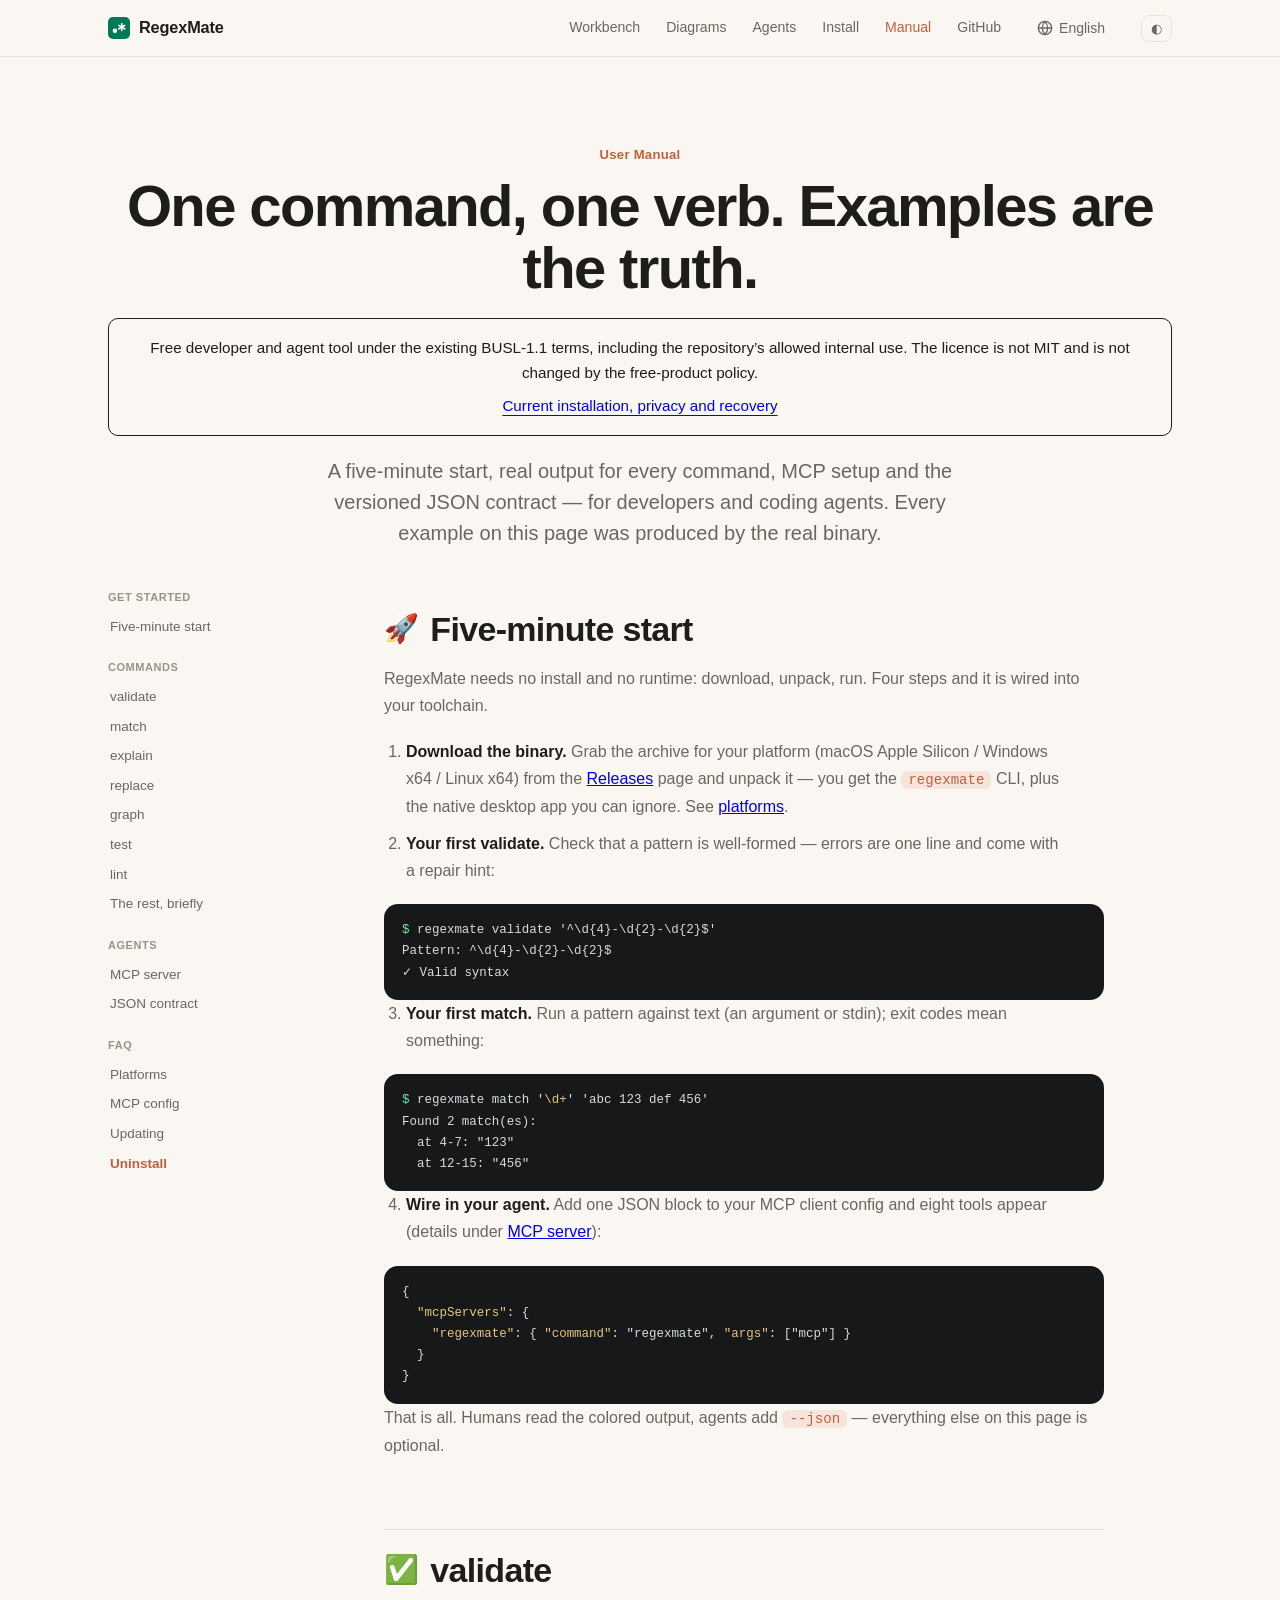
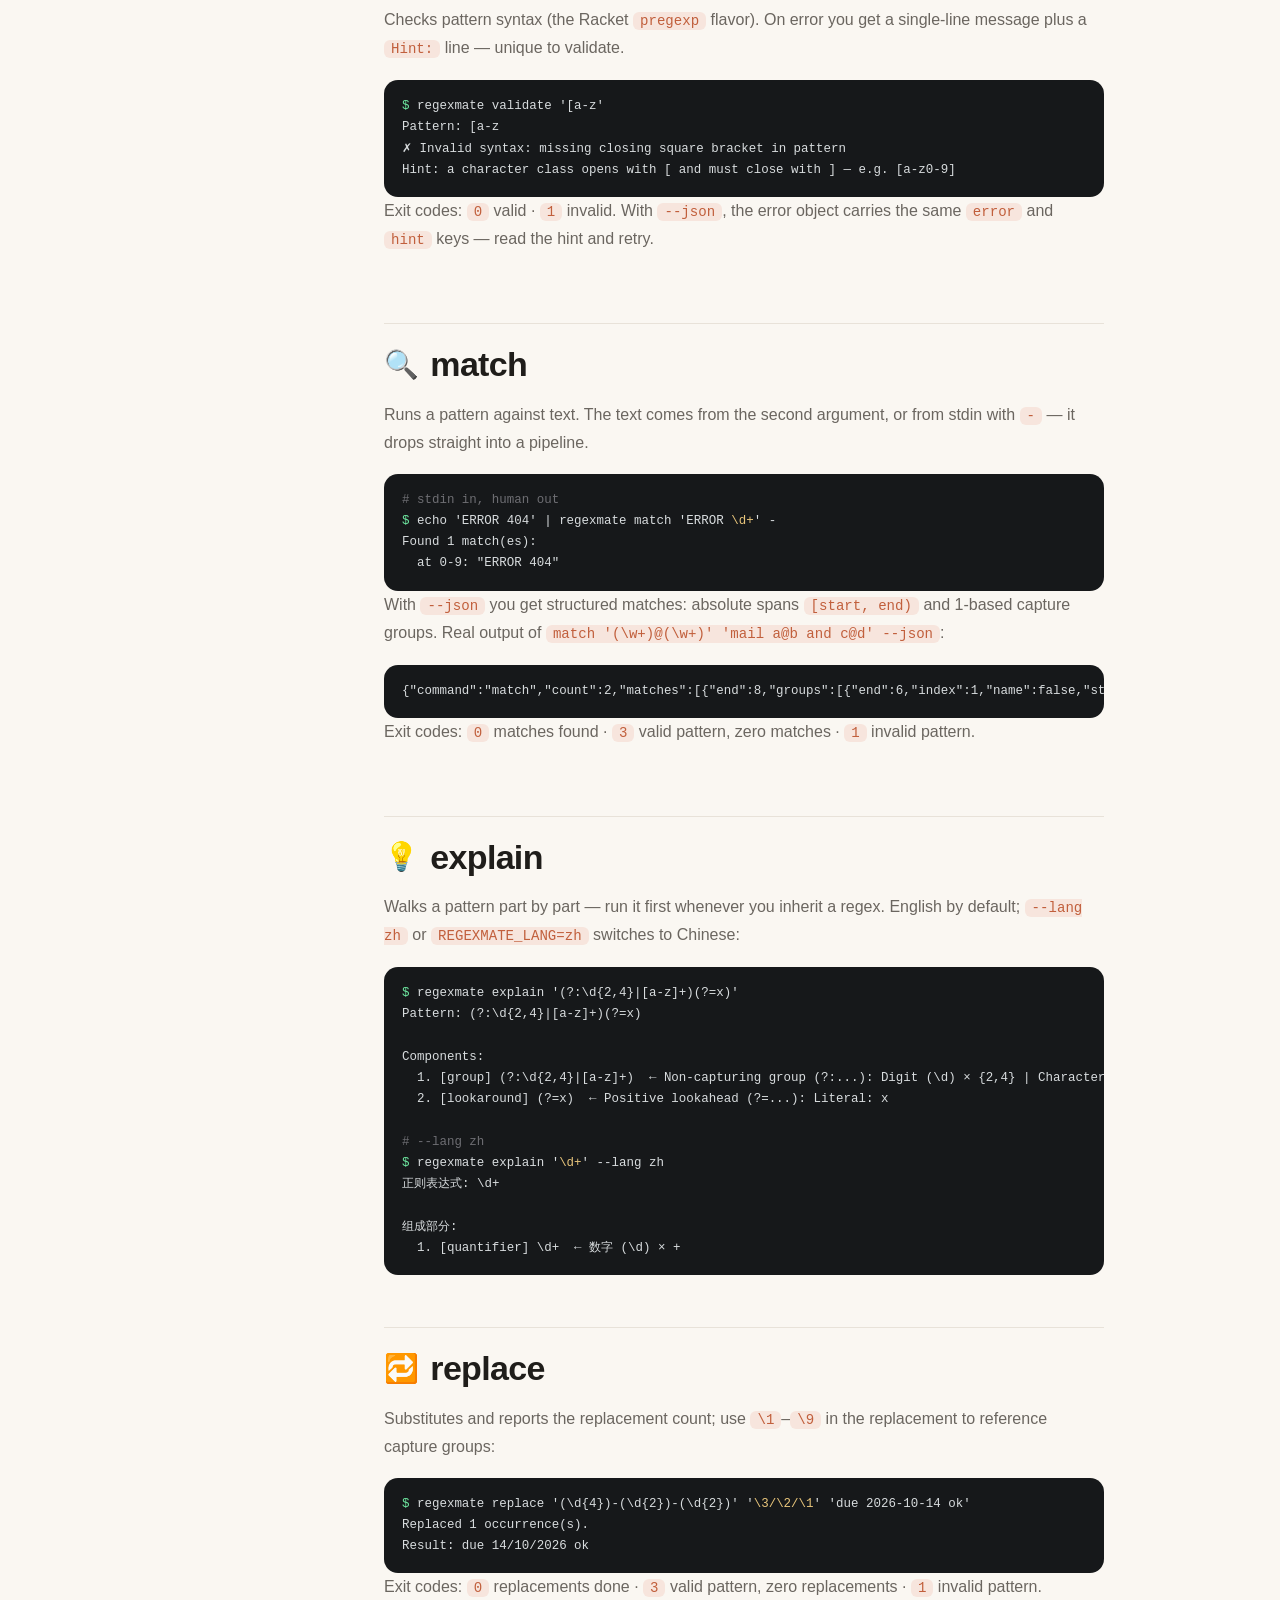
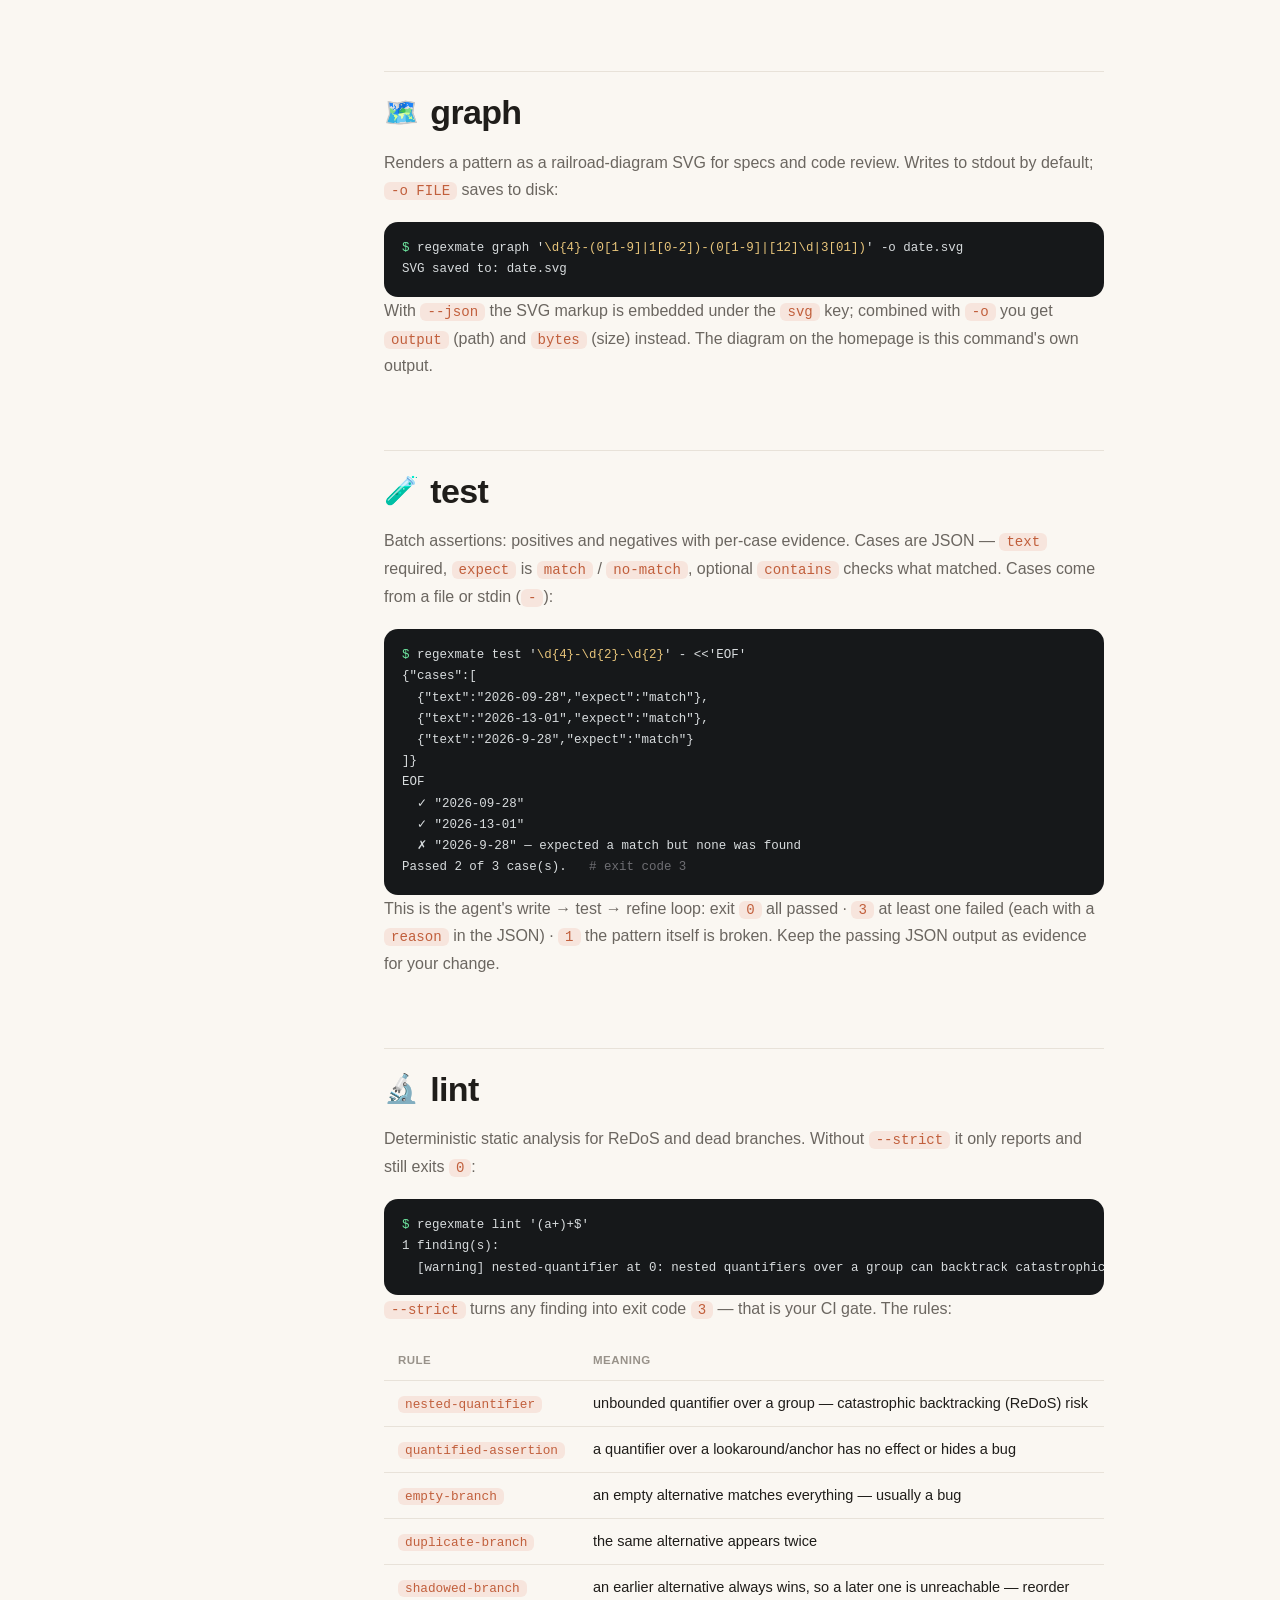
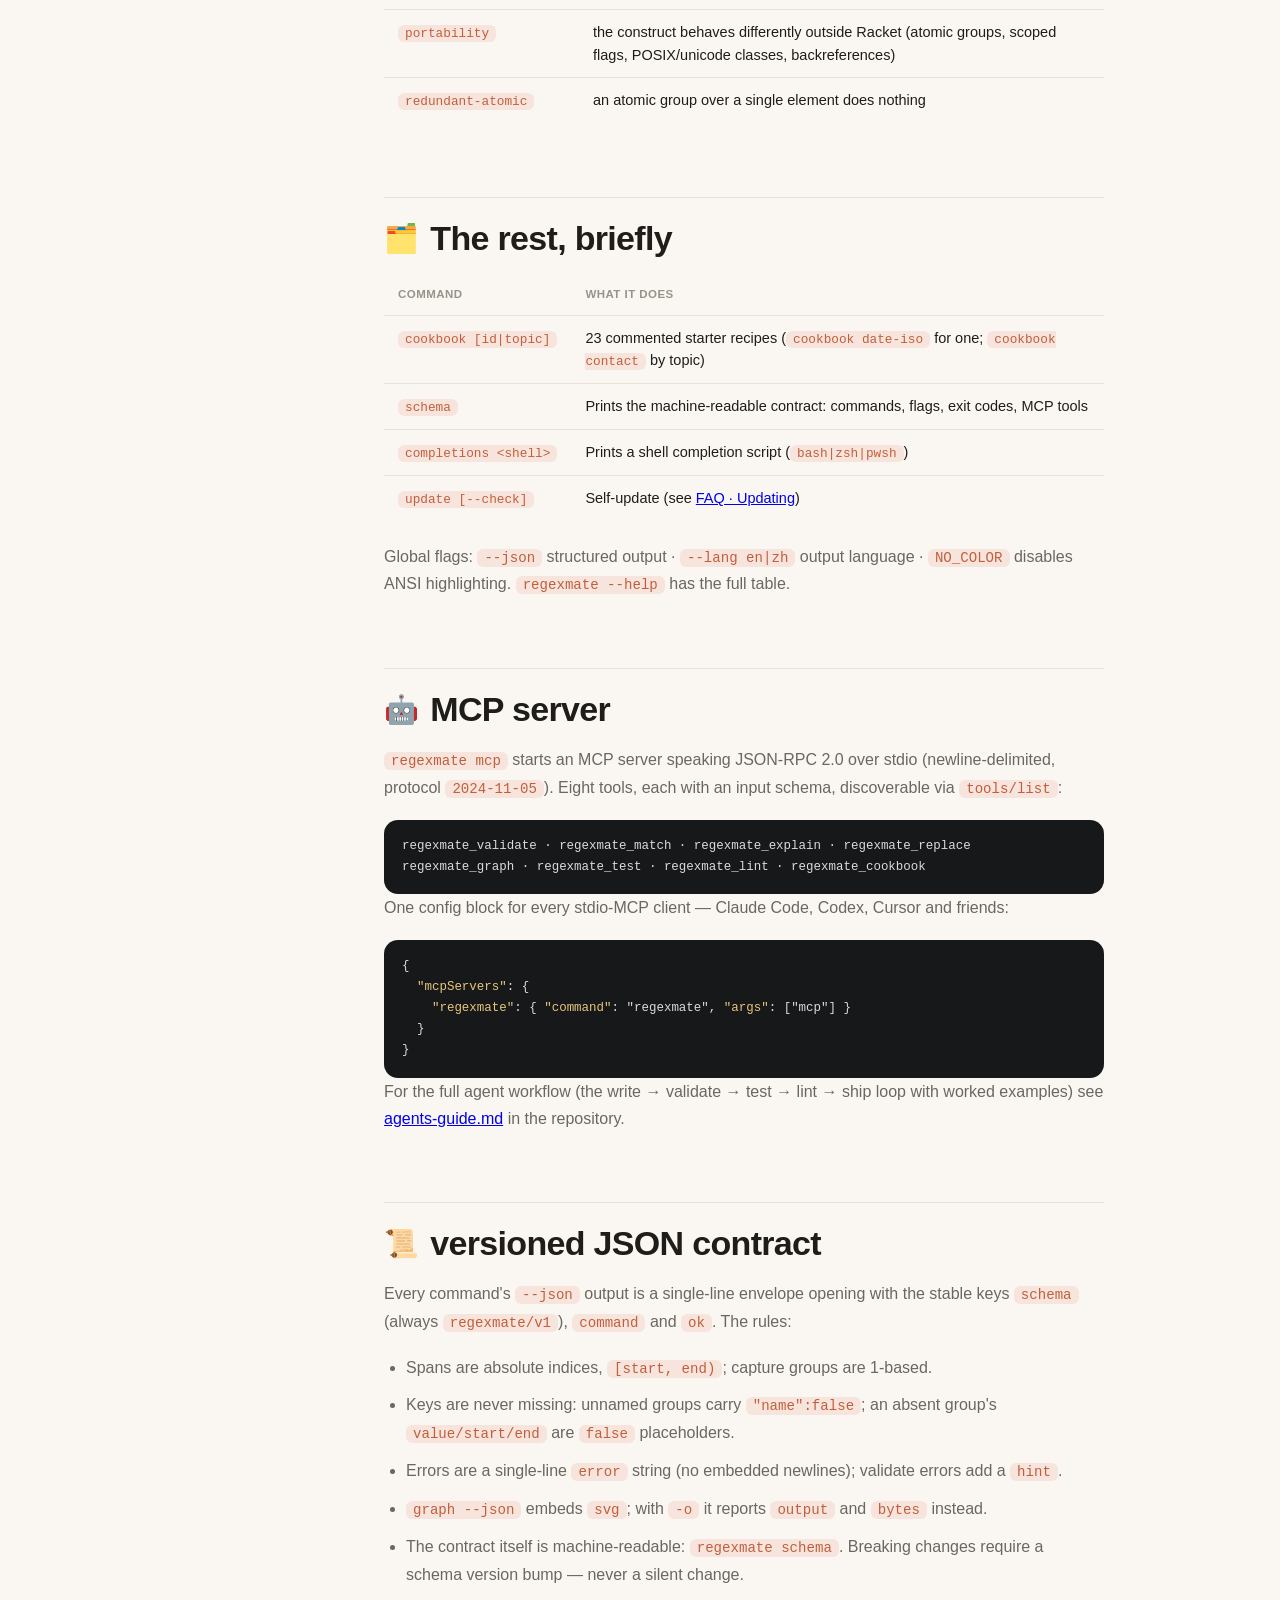
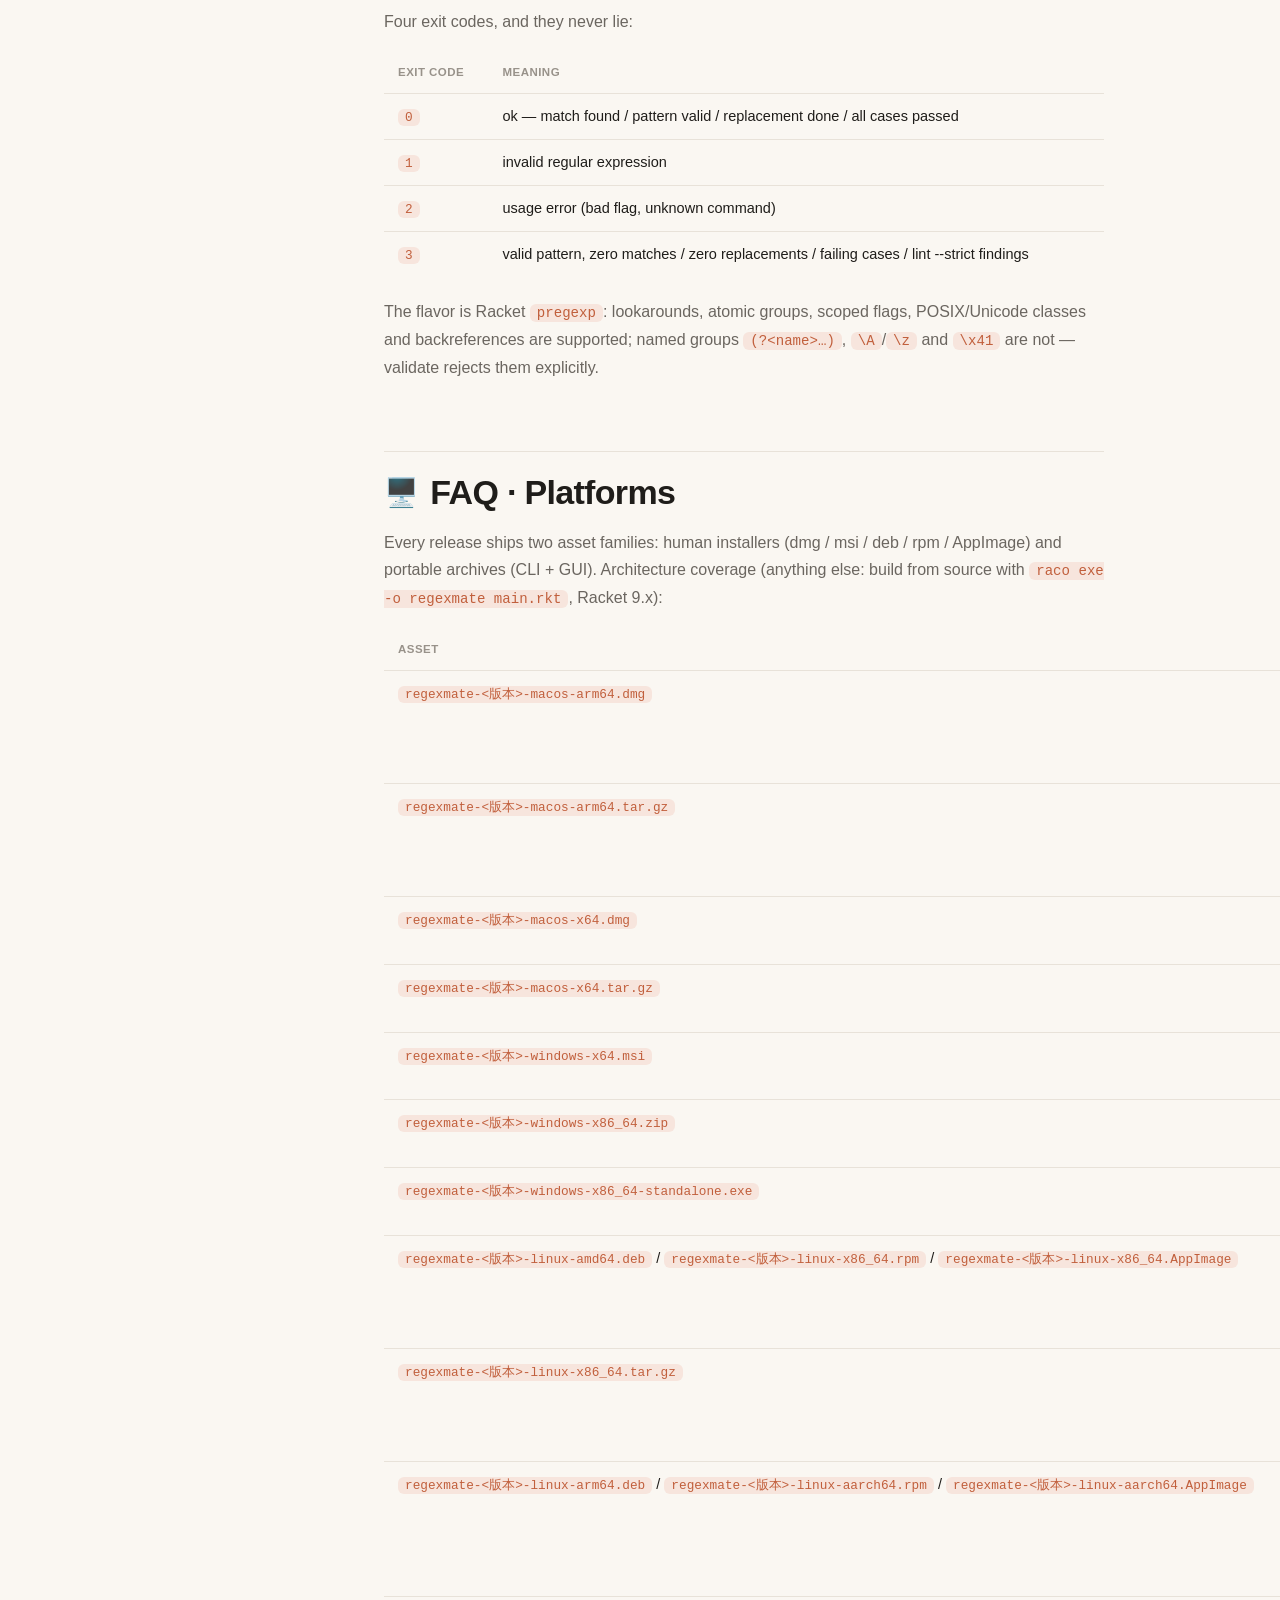
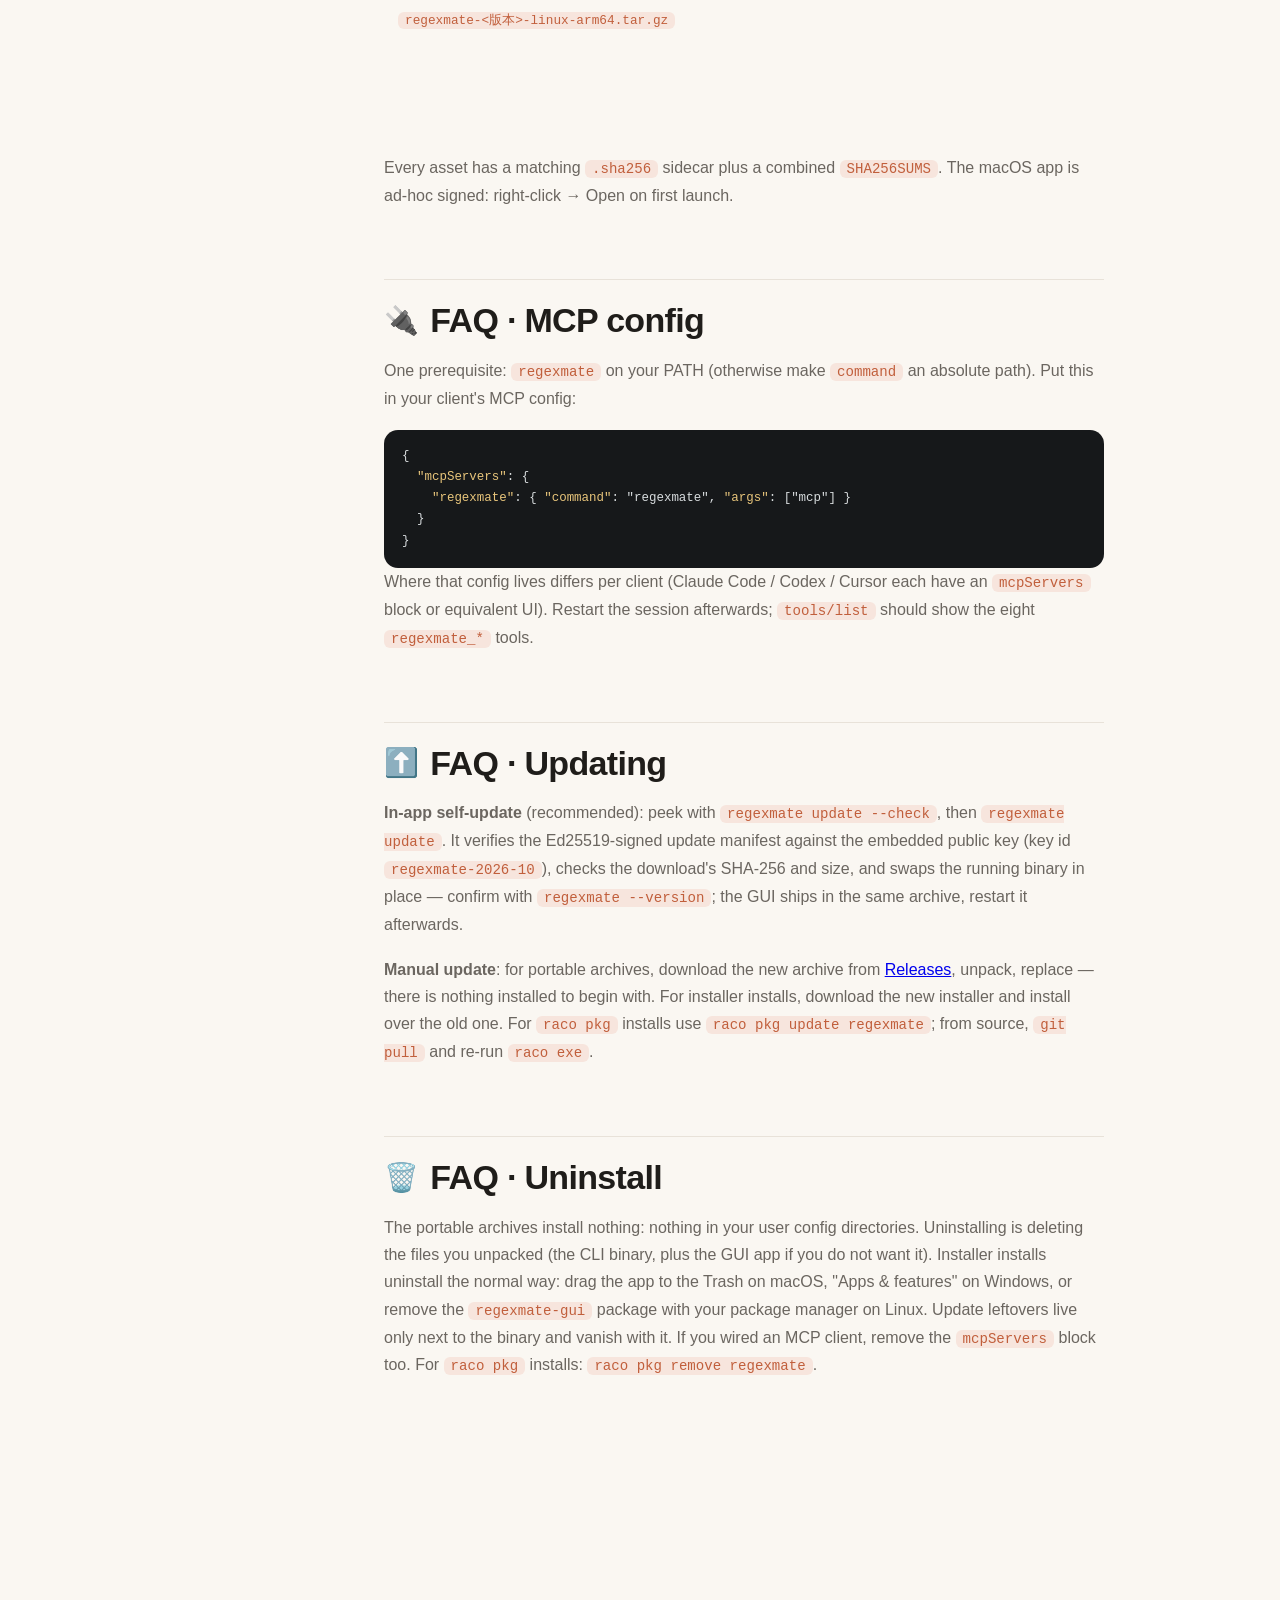
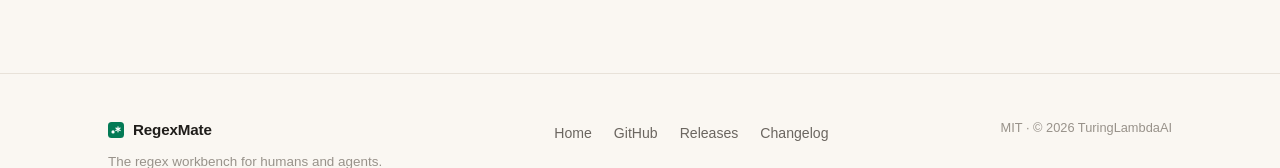
<file: docs/guide.html>
<!DOCTYPE html>
<html lang="zh-CN">
<head>
    <meta charset="UTF-8">
    <meta name="viewport" content="width=device-width, initial-scale=1.0">
    <title>RegexMate — 用户手册</title>
    <meta name="description" content="RegexMate 用户手册：五分钟上手、每个命令的真实示例、MCP server 接入、版本化 JSON 契约与常见问题。面向开发者与 coding agents。">
    <meta property="og:title" content="RegexMate — 用户手册">
    <meta property="og:description" content="五分钟上手、每个命令的真实示例、MCP 接入、版本化 JSON 契约与常见问题。面向开发者与 coding agents。">
    <meta property="og:type" content="website">
    <meta name="theme-color" media="(prefers-color-scheme: light)" content="#faf7f2">
    <meta name="theme-color" media="(prefers-color-scheme: dark)" content="#0A0A0B">
    <script>
      // anti-flash: resolve the theme before the stylesheet applies —
      // localStorage wins when the user picked manually, else the OS setting
      (function () {
        var t = localStorage.getItem('regexmate-theme');
        if (!t) t = matchMedia('(prefers-color-scheme: dark)').matches ? 'dark' : 'light';
        document.documentElement.dataset.theme = t;
      })();
    </script>
    <link rel="icon" type="image/svg+xml" href="assets/favicon.svg">
    <link rel="stylesheet" href="styles.css?v=4">
<script>
var _hmt = _hmt || [];
(function() {
  var hm = document.createElement("script");
  hm.src = "https://hm.baidu.com/hm.js?8e2445912635226bcba0c400bfb6079d";
  var s = document.getElementsByTagName("script")[0];
  s.parentNode.insertBefore(hm, s);
})();
</script>
<style>.lang-menu li.lang-choice{padding:0}.lang-menu .lang-choice button{display:block;width:100%;padding:8px 12px;border:0;background:transparent;color:inherit;font:inherit;text-align:left;cursor:pointer}.lang-menu .lang-choice button:focus-visible{outline:2px solid currentColor;outline-offset:-2px;border-radius:4px}</style>
<style>.guide-status{margin:20px 0;padding:16px 20px;border:1px solid currentColor;border-radius:10px;font-size:.95rem;line-height:1.65}.guide-status p{margin:0 0 8px}.guide-status a{text-decoration:underline;text-underline-offset:4px}html:lang(en) .reader-zh,html:lang(zh) .reader-en{display:none!important}</style>
</head>
<body>

    <!-- Nav -->
    <nav class="nav">
        <div class="nav-inner">
            <a class="brand" href="index.html">
                <svg width="22" height="22" viewBox="0 0 512 512" fill="none" aria-hidden="true">
                    <rect width="512" height="512" rx="115" fill="#037A55"/>
                    <circle cx="161" cy="318" r="52" fill="#FFFFFF"/>
                    <line x1="320" y1="156" x2="320" y2="314" stroke="#FFFFFF" stroke-width="37" stroke-linecap="round"/>
                    <line x1="251.6" y1="195.5" x2="388.4" y2="274.5" stroke="#FFFFFF" stroke-width="37" stroke-linecap="round"/>
                    <line x1="388.4" y1="195.5" x2="251.6" y2="274.5" stroke="#FFFFFF" stroke-width="37" stroke-linecap="round"/>
                </svg>
                RegexMate
            </a>
            <div class="nav-links">
                <a href="index.html#workbench" data-i18n="nav.workbench">工作台</a>
                <a href="index.html#diagrams" data-i18n="nav.diagrams">图解</a>
                <a href="index.html#agents" data-i18n="nav.agents">智能体</a>
                <a href="index.html#install" data-i18n="nav.install">安装</a>
                <a href="guide.html" data-i18n="nav.manual" style="color:var(--accent)">手册</a>
                <a href="https://github.com/turinglambdaai/regexmate" class="nav-github">GitHub</a>
                <div class="lang-dropdown-wrapper">
                    <button class="lang-btn" type="button" onclick="void 0" aria-label="Switch language">
                        <svg width="16" height="16" viewBox="0 0 24 24" fill="none" stroke="currentColor" stroke-width="2" stroke-linecap="round" stroke-linejoin="round"><circle cx="12" cy="12" r="10"></circle><line x1="2" y1="12" x2="22" y2="12"></line><path d="M12 2a15.3 15.3 0 0 1 4 10 15.3 15.3 0 0 1-4 10 15.3 15.3 0 0 1-4-10 15.3 15.3 0 0 1 4-10z"></path></svg>
                        <span id="current-lang-label">简体中文</span>
                    </button>
                    <ul class="lang-menu">
                        <li class="lang-choice"><button type="button" onclick="setLanguage('en')">English</button></li>
                        <li class="lang-choice"><button type="button" onclick="setLanguage('zh')">简体中文</button></li>
                    </ul>
                </div>
                <button class="theme-btn" id="theme-btn" type="button" aria-label="Toggle theme">◐</button>
            </div>
        </div>
    </nav>

    <!-- Hero -->
    <header class="manual-hero">
        <div class="container">
            <p class="eyebrow" data-i18n="gd.eyebrow">用户手册</p>
            <h1 data-i18n="gd.title">一条命令一个动词，示例即真相。</h1>
<aside class="guide-status"><p class="reader-en " lang="en">Free developer and agent tool under the existing BUSL-1.1 terms, including the repository’s allowed internal use. The licence is not MIT and is not changed by the free-product policy.</p><p class="reader-zh " lang="zh">按现行 BUSL-1.1 条款提供的免费开发者与 agent 工具，包含仓库许可的内部使用。许可证不是 MIT，免费定位不改变许可条款。</p><a class="reader-en" lang="en" href="https://github.com/turinglambdaai/regexmate/blob/main/docs/USER-GUIDE.md">Current installation, privacy and recovery</a><a class="reader-zh" lang="zh" href="https://github.com/turinglambdaai/regexmate/blob/main/docs/USER-GUIDE.zh-CN.md">当前安装、隐私与恢复</a></aside>
            <p class="lead" data-i18n="gd.lead">五分钟上手、每个命令的真实输出、MCP 接入与版本化 JSON 契约——面向开发者与 coding agents。本页所有示例都由真实二进制产出。</p>
        </div>
    </header>

    <!-- Two-column: TOC + content -->
    <div class="manual-layout">

        <aside class="manual-toc" id="toc">
            <div class="manual-toc-group" data-i18n="gd.toc.start">上手</div>
            <a href="#quickstart" data-i18n="gd.toc.quickstart">五分钟上手</a>
            <div class="manual-toc-group" data-i18n="gd.toc.cmds">命令</div>
            <a href="#validate">validate</a>
            <a href="#match">match</a>
            <a href="#explain">explain</a>
            <a href="#replace">replace</a>
            <a href="#graph">graph</a>
            <a href="#test">test</a>
            <a href="#lint">lint</a>
            <a href="#cheatsheet" data-i18n="gd.toc.more">其余命令速查</a>
            <div class="manual-toc-group" data-i18n="gd.toc.agents">智能体</div>
            <a href="#mcp">MCP server</a>
            <a href="#contract" data-i18n="gd.toc.contract">JSON 契约</a>
            <div class="manual-toc-group">FAQ</div>
            <a href="#faq-platforms" data-i18n="gd.toc.platforms">平台覆盖</a>
            <a href="#faq-mcp" data-i18n="gd.toc.mcp">MCP 配置</a>
            <a href="#faq-update" data-i18n="gd.toc.update">更新</a>
            <a href="#faq-uninstall" data-i18n="gd.toc.uninstall">卸载</a>
        </aside>

        <main>

            <!-- =================== Quick start =================== -->
            <section class="manual-section" id="quickstart">
                <h2 class="manual-h2"><span class="h2-emoji">🚀</span><span data-i18n="gd.qs.title">五分钟上手</span></h2>
                <p data-i18n="gd.qs.p1">RegexMate 免安装、免运行时：下载、解压、运行。以下四步走完，你已经把它接进了你的工具链。</p>
                <ol>
                    <li data-i18n="gd.qs.s1"><strong>下载二进制。</strong>到 <a href="https://github.com/turinglambdaai/regexmate/releases/latest">Releases</a> 页取对应平台的包（macOS Apple Silicon / Windows x64 / Linux x64），解压即得 <code>regexmate</code> CLI——包里还带原生桌面应用，不需要可略过。详见 <a href="#faq-platforms">平台覆盖</a>。</li>
                    <li data-i18n="gd.qs.s2"><strong>第一条 validate。</strong>确认一个正则写没写对——错误单行输出，还带修复提示：</li>
                </ol>
                <div class="out"><span class="prompt">$</span> regexmate validate '^\d{4}-\d{2}-\d{2}$'
Pattern: ^\d{4}-\d{2}-\d{2}$
✓ Valid syntax</div>
                <ol start="3">
                    <li data-i18n="gd.qs.s3"><strong>第一条 match。</strong>对文本（参数或 stdin）执行匹配，退出码语义化：</li>
                </ol>
                <div class="out"><span class="prompt">$</span> regexmate match '<span class="flag">\d+</span>' 'abc 123 def 456'
Found 2 match(es):
  at 4-7: "123"
  at 12-15: "456"</div>
                <ol start="4">
                    <li data-i18n="gd.qs.s4"><strong>接进你的 agent。</strong>在 MCP 客户端配置里加一段 JSON，八个工具即刻可用（完整说明见 <a href="#mcp">MCP server</a>）：</li>
                </ol>
                <div class="out">{
  <span class="flag">"mcpServers"</span>: {
    <span class="flag">"regexmate"</span>: { <span class="flag">"command"</span>: "regexmate", <span class="flag">"args"</span>: ["mcp"] }
  }
}</div>
                <p data-i18n="gd.qs.note">就这些。人类直接读彩色输出，agent 加一个 <code>--json</code>——其余章节都是可选的。</p>
            </section>

            <!-- =================== validate =================== -->
            <section class="manual-section" id="validate">
                <h2 class="manual-h2"><span class="h2-emoji">✅</span><span>validate</span></h2>
                <p data-i18n="gd.validate.p1">检查正则语法（Racket <code>pregexp</code> 方言）。语法错误时输出单行错误和一行 <code>Hint:</code> 修复建议——这是 validate 独有的。</p>
                <div class="out"><span class="prompt">$</span> regexmate validate '[a-z'
Pattern: [a-z
✗ Invalid syntax: missing closing square bracket in pattern
Hint: a character class opens with [ and must close with ] — e.g. [a-z0-9]</div>
                <p data-i18n="gd.validate.p2">退出码：<code>0</code> 语法有效 · <code>1</code> 语法无效。加 <code>--json</code> 时错误对象同样携带 <code>error</code> 与 <code>hint</code> 键，agent 读 hint 再重试即可。</p>
            </section>

            <!-- =================== match =================== -->
            <section class="manual-section" id="match">
                <h2 class="manual-h2"><span class="h2-emoji">🔍</span><span>match</span></h2>
                <p data-i18n="gd.match.p1">对文本执行匹配。文本来自第二个参数，或用 <code>-</code> 从 stdin 读——管道里随手就能接。</p>
                <div class="out"><span class="comment"># stdin in, human out</span>
<span class="prompt">$</span> echo 'ERROR 404' | regexmate match 'ERROR <span class="flag">\d+</span>' -
Found 1 match(es):
  at 0-9: "ERROR 404"</div>
                <p data-i18n="gd.match.p2"><code>--json</code> 时输出结构化匹配：绝对区间 <code>[start, end)</code>、从 1 计数的捕获组。下面是 <code>match '(\w+)@(\w+)' 'mail a@b and c@d' --json</code> 的真实输出：</p>
                <div class="out">{"command":"match","count":2,"matches":[{"end":8,"groups":[{"end":6,"index":1,"name":false,"start":5,"value":"a"},{"end":8,"index":2,"name":false,"start":7,"value":"b"}],"start":5,"value":"a@b"},{"end":16,"groups":[{"end":14,"index":1,"name":false,"start":13,"value":"c"},{"end":16,"index":2,"name":false,"start":15,"value":"d"}],"start":13,"value":"c@d"}],"ok":true,"pattern":"(\\w+)@(\\w+)","schema":"regexmate/v1","text":"mail a@b and c@d"}</div>
                <p data-i18n="gd.match.p3">退出码：<code>0</code> 有匹配 · <code>3</code> 语法有效但零匹配 · <code>1</code> 正则无效。</p>
            </section>

            <!-- =================== explain =================== -->
            <section class="manual-section" id="explain">
                <h2 class="manual-h2"><span class="h2-emoji">💡</span><span>explain</span></h2>
                <p data-i18n="gd.explain.p1">逐段解释一个正则——接手别人的正则时先跑一遍。默认英文，<code>--lang zh</code> 或环境变量 <code>REGEXMATE_LANG=zh</code> 切中文：</p>
                <div class="out"><span class="prompt">$</span> regexmate explain '(?:\d{2,4}|[a-z]+)(?=x)'
Pattern: (?:\d{2,4}|[a-z]+)(?=x)

Components:
  1. [group] (?:\d{2,4}|[a-z]+)  ← Non-capturing group (?:...): Digit (\d) × {2,4} | Character class: [a-z] × +
  2. [lookaround] (?=x)  ← Positive lookahead (?=...): Literal: x

<span class="comment"># --lang zh</span>
<span class="prompt">$</span> regexmate explain '<span class="flag">\d+</span>' --lang zh
正则表达式: \d+

组成部分:
  1. [quantifier] \d+  ← 数字 (\d) × +</div>
            </section>

            <!-- =================== replace =================== -->
            <section class="manual-section" id="replace">
                <h2 class="manual-h2"><span class="h2-emoji">🔁</span><span>replace</span></h2>
                <p data-i18n="gd.replace.p1">替换并报告替换次数，替换文本里用 <code>\1</code>–<code>\9</code> 反向引用捕获组：</p>
                <div class="out"><span class="prompt">$</span> regexmate replace '(\d{4})-(\d{2})-(\d{2})' '<span class="flag">\3/\2/\1</span>' 'due 2026-10-14 ok'
Replaced 1 occurrence(s).
Result: due 14/10/2026 ok</div>
                <p data-i18n="gd.replace.p2">退出码：<code>0</code> 有替换 · <code>3</code> 语法有效但零替换 · <code>1</code> 正则无效。</p>
            </section>

            <!-- =================== graph =================== -->
            <section class="manual-section" id="graph">
                <h2 class="manual-h2"><span class="h2-emoji">🗺️</span><span>graph</span></h2>
                <p data-i18n="gd.graph.p1">把正则渲染成铁路图 SVG，用于规格文档和代码评审。默认写 stdout，<code>-o FILE</code> 落盘：</p>
                <div class="out"><span class="prompt">$</span> regexmate graph '<span class="flag">\d{4}-(0[1-9]|1[0-2])-(0[1-9]|[12]\d|3[01])</span>' -o date.svg
SVG saved to: date.svg</div>
                <p data-i18n="gd.graph.p2"><code>--json</code> 时 SVG 直接内嵌在 <code>svg</code> 键里；与 <code>-o</code> 同用时则报告 <code>output</code>（路径）和 <code>bytes</code>（大小）两个键。首页那张铁路图就是这个命令自己的输出。</p>
            </section>

            <!-- =================== test =================== -->
            <section class="manual-section" id="test">
                <h2 class="manual-h2"><span class="h2-emoji">🧪</span><span>test</span></h2>
                <p data-i18n="gd.test.p1">批量断言：正反用例各来一遍，逐条给出证据。用例是 JSON——<code>text</code> 必填，<code>expect</code> 取 <code>match</code> / <code>no-match</code>，可选 <code>contains</code> 检查匹配内容。用例文件参数或 stdin（<code>-</code>）皆可：</p>
                <div class="out"><span class="prompt">$</span> regexmate test '<span class="flag">\d{4}-\d{2}-\d{2}</span>' - &lt;&lt;'EOF'
{"cases":[
  {"text":"2026-09-28","expect":"match"},
  {"text":"2026-13-01","expect":"match"},
  {"text":"2026-9-28","expect":"match"}
]}
EOF
  ✓ "2026-09-28"
  ✓ "2026-13-01"
  ✗ "2026-9-28" — expected a match but none was found
Passed 2 of 3 case(s).<span class="comment">   # exit code 3</span></div>
                <p data-i18n="gd.test.p2">这就是 agent 的 write → test → refine 循环：退出码 <code>0</code> 全部通过 · <code>3</code> 有用例失败（JSON 输出里逐条带 <code>reason</code>）· <code>1</code> 正则本身无效。把通过的 JSON 输出留作改动证据。</p>
            </section>

            <!-- =================== lint =================== -->
            <section class="manual-section" id="lint">
                <h2 class="manual-h2"><span class="h2-emoji">🔬</span><span>lint</span></h2>
                <p data-i18n="gd.lint.p1">确定性静态分析，抓 ReDoS 与死分支。不加 <code>--strict</code> 时只报告、退出码仍为 <code>0</code>：</p>
                <div class="out"><span class="prompt">$</span> regexmate lint '(a+)+$'
1 finding(s):
  [warning] nested-quantifier at 0: nested quantifiers over a group can backtrack catastrophically on non-matching input</div>
                <p data-i18n="gd.lint.p2"><code>--strict</code> 把任何发现变成退出码 <code>3</code>——CI 门禁就靠它。规则一览：</p>
                <table class="syntax-table">
                    <thead>
                        <tr>
                            <th data-i18n="gd.lint.th1">规则</th>
                            <th data-i18n="gd.lint.th2">含义</th>
                        </tr>
                    </thead>
                    <tbody>
                        <tr><td><code>nested-quantifier</code></td><td data-i18n="gd.lint.r1">组上再叠无界量词——灾难性回溯（ReDoS）风险</td></tr>
                        <tr><td><code>quantified-assertion</code></td><td data-i18n="gd.lint.r2">环视/锚点上的量词无效果或掩盖 bug</td></tr>
                        <tr><td><code>empty-branch</code></td><td data-i18n="gd.lint.r3">空分支匹配一切——通常是 bug</td></tr>
                        <tr><td><code>duplicate-branch</code></td><td data-i18n="gd.lint.r4">同一分支出现两次</td></tr>
                        <tr><td><code>shadowed-branch</code></td><td data-i18n="gd.lint.r5">前面的分支永远命中，后面的分支不可达——调整顺序</td></tr>
                        <tr><td><code>portability</code></td><td data-i18n="gd.lint.r6">该构造在 Racket 之外行为不同（原子组、内嵌旗标、POSIX/unicode 类、反向引用）</td></tr>
                        <tr><td><code>redundant-atomic</code></td><td data-i18n="gd.lint.r7">单元素上的原子组不起作用</td></tr>
                    </tbody>
                </table>
            </section>

            <!-- =================== cheatsheet =================== -->
            <section class="manual-section" id="cheatsheet">
                <h2 class="manual-h2"><span class="h2-emoji">🗂️</span><span data-i18n="gd.cheat.title">其余命令速查</span></h2>
                <table class="syntax-table">
                    <thead>
                        <tr>
                            <th data-i18n="gd.cheat.th1">命令</th>
                            <th data-i18n="gd.cheat.th2">作用</th>
                        </tr>
                    </thead>
                    <tbody>
                        <tr><td><code>cookbook [id|topic]</code></td><td data-i18n="gd.cheat.c1">23 个带讲解的入门配方（<code>cookbook date-iso</code> 看单条；<code>cookbook contact</code> 按主题）</td></tr>
                        <tr><td><code>schema</code></td><td data-i18n="gd.cheat.c2">打印机器可读契约：命令、旗标、退出码、MCP 工具</td></tr>
                        <tr><td><code>completions &lt;shell&gt;</code></td><td data-i18n="gd.cheat.c3">输出 shell 补全脚本（<code>bash|zsh|pwsh</code>）</td></tr>
                        <tr><td><code>update [--check]</code></td><td data-i18n="gd.cheat.c4">自更新（见 <a href="#faq-update">FAQ·更新</a>）</td></tr>
                    </tbody>
                </table>
                <p data-i18n="gd.cheat.note">通用旗标：<code>--json</code> 结构化输出 · <code>--lang en|zh</code> 输出语言 · <code>NO_COLOR</code> 关闭 ANSI 高亮。用 <code>regexmate --help</code> 看全表。</p>
            </section>

            <!-- =================== MCP =================== -->
            <section class="manual-section" id="mcp">
                <h2 class="manual-h2"><span class="h2-emoji">🤖</span><span>MCP server</span></h2>
                <p data-i18n="gd.mcp.p1"><code>regexmate mcp</code> 启动 stdio 上的 JSON-RPC 2.0（换行分隔，协议版本 <code>2024-11-05</code>）MCP server。八个工具，各带输入 schema，可通过 <code>tools/list</code> 发现：</p>
                <div class="out">regexmate_validate · regexmate_match · regexmate_explain · regexmate_replace
regexmate_graph · regexmate_test · regexmate_lint · regexmate_cookbook</div>
                <p data-i18n="gd.mcp.p2">Claude Code、Codex、Cursor 等任何支持 stdio MCP 的客户端都认这一段配置：</p>
                <div class="out">{
  <span class="flag">"mcpServers"</span>: {
    <span class="flag">"regexmate"</span>: { <span class="flag">"command"</span>: "regexmate", <span class="flag">"args"</span>: ["mcp"] }
  }
}</div>
                <p data-i18n="gd.mcp.p3">给 agent 的完整工作流（write → validate → test → lint → ship 循环与实例）见仓库里的 <a href="https://github.com/turinglambdaai/regexmate/blob/main/docs/agents-guide.md">agents-guide.md</a>。</p>
            </section>

            <!-- =================== contract =================== -->
            <section class="manual-section" id="contract">
                <h2 class="manual-h2"><span class="h2-emoji">📜</span><span data-i18n="gd.contract.title">versioned JSON contract</span></h2>
                <p data-i18n="gd.contract.p1">每个命令的 <code>--json</code> 输出都是单行信封，稳定键 <code>schema</code>（恒为 <code>regexmate/v1</code>）、<code>command</code>、<code>ok</code> 打头。规则：</p>
                <ul>
                    <li data-i18n="gd.contract.r1">区间是绝对下标、<code>[start, end)</code> 半开；捕获组从 1 计数。</li>
                    <li data-i18n="gd.contract.r2">键永不缺席：未命名组 <code>"name":false</code>；缺席的组 <code>value/start/end</code> 用 <code>false</code> 占位。</li>
                    <li data-i18n="gd.contract.r3">错误是单行 <code>error</code> 字符串（无内嵌换行）；validate 的错误附 <code>hint</code> 修复建议。</li>
                    <li data-i18n="gd.contract.r4"><code>graph --json</code> 内嵌 <code>svg</code>；与 <code>-o</code> 同用时报告 <code>output</code> 与 <code>bytes</code>。</li>
                    <li data-i18n="gd.contract.r5">契约本身机读：<code>regexmate schema</code>。破坏性变更必须先升 schema 版本，绝不悄悄改。</li>
                </ul>
                <p data-i18n="gd.contract.p2">退出码四档，语义从不撒谎：</p>
                <table class="syntax-table">
                    <thead>
                        <tr><th data-i18n="gd.contract.th1">退出码</th><th data-i18n="gd.contract.th2">含义</th></tr>
                    </thead>
                    <tbody>
                        <tr><td><code>0</code></td><td data-i18n="gd.contract.e0">成功——有匹配 / 语法有效 / 完成替换 / 用例全过</td></tr>
                        <tr><td><code>1</code></td><td data-i18n="gd.contract.e1">正则表达式无效</td></tr>
                        <tr><td><code>2</code></td><td data-i18n="gd.contract.e2">用法错误（错误选项、未知命令）</td></tr>
                        <tr><td><code>3</code></td><td data-i18n="gd.contract.e3">语法有效但零匹配 / 零替换 / 用例失败 / lint --strict 有发现</td></tr>
                    </tbody>
                </table>
                <p data-i18n="gd.contract.p3">正则方言是 Racket <code>pregexp</code>：支持环视、原子组、内嵌旗标、POSIX/Unicode 类、反向引用；不支持命名组 <code>(?&lt;name&gt;…)</code>、<code>\A</code>/<code>\z</code>、<code>\x41</code>——validate 会明确拒绝。</p>
            </section>

            <!-- =================== FAQ: platforms =================== -->
            <section class="manual-section" id="faq-platforms">
                <h2 class="manual-h2"><span class="h2-emoji">🖥️</span><span data-i18n="gd.faq.plat.title">FAQ · 平台覆盖</span></h2>
                <p data-i18n="gd.faq.plat.p1">每个 release 提供两类资产：人类安装器（dmg / msi / deb / rpm / AppImage）与便携压缩包（CLI + GUI）。架构覆盖如下（其余架构请从源码构建：<code>raco exe -o regexmate main.rkt</code>，需 Racket 9.x）：</p>
                <table class="syntax-table">
                    <thead>
                        <tr>
                            <th data-i18n="gd.faq.plat.th1">资产</th>
                            <th data-i18n="gd.faq.plat.th2">平台</th>
                            <th data-i18n="gd.faq.plat.th3">内容</th>
                        </tr>
                    </thead>
                    <tbody>
                        <tr><td><code>regexmate-&lt;版本&gt;-macos-arm64.dmg</code></td><td data-i18n="gd.faq.plat.p4">macOS 14+（Apple Silicon）</td><td data-i18n="gd.faq.plat.p10">GUI 安装器</td></tr>
                        <tr><td><code>regexmate-&lt;版本&gt;-macos-arm64.tar.gz</code></td><td data-i18n="gd.faq.plat.p4">macOS 14+（Apple Silicon）</td><td>CLI + GUI</td></tr>
                        <tr><td><code>regexmate-&lt;版本&gt;-macos-x64.dmg</code></td><td data-i18n="gd.faq.plat.p8">macOS 14+（Intel）</td><td data-i18n="gd.faq.plat.p10">GUI 安装器</td></tr>
                        <tr><td><code>regexmate-&lt;版本&gt;-macos-x64.tar.gz</code></td><td data-i18n="gd.faq.plat.p8">macOS 14+（Intel）</td><td>CLI + GUI</td></tr>
                        <tr><td><code>regexmate-&lt;版本&gt;-windows-x64.msi</code></td><td>Windows 10+ x64</td><td data-i18n="gd.faq.plat.p10">GUI 安装器</td></tr>
                        <tr><td><code>regexmate-&lt;版本&gt;-windows-x86_64.zip</code></td><td>Windows 10+ x64</td><td>CLI + GUI</td></tr>
                        <tr><td><code>regexmate-&lt;版本&gt;-windows-x86_64-standalone.exe</code></td><td>Windows 10+ x64</td><td data-i18n="gd.faq.plat.p5">仅 CLI 的单文件</td></tr>
                        <tr><td><code>regexmate-&lt;版本&gt;-linux-amd64.deb</code> / <code>regexmate-&lt;版本&gt;-linux-x86_64.rpm</code> / <code>regexmate-&lt;版本&gt;-linux-x86_64.AppImage</code></td><td data-i18n="gd.faq.plat.p7">Linux x64（GUI 需 GTK4）</td><td data-i18n="gd.faq.plat.p10">GUI 安装器</td></tr>
                        <tr><td><code>regexmate-&lt;版本&gt;-linux-x86_64.tar.gz</code></td><td data-i18n="gd.faq.plat.p7">Linux x64（GUI 需 GTK4）</td><td>CLI + GUI</td></tr>
                        <tr><td><code>regexmate-&lt;版本&gt;-linux-arm64.deb</code> / <code>regexmate-&lt;版本&gt;-linux-aarch64.rpm</code> / <code>regexmate-&lt;版本&gt;-linux-aarch64.AppImage</code></td><td data-i18n="gd.faq.plat.p9">Linux arm64（GUI 需 GTK4）</td><td data-i18n="gd.faq.plat.p10">GUI 安装器</td></tr>
                        <tr><td><code>regexmate-&lt;版本&gt;-linux-arm64.tar.gz</code></td><td data-i18n="gd.faq.plat.p9">Linux arm64（GUI 需 GTK4）</td><td>CLI + GUI</td></tr>
                    </tbody>
                </table>
                <p data-i18n="gd.faq.plat.p6">每个资产都有同名 <code>.sha256</code> 边车和汇总的 <code>SHA256SUMS</code>。macOS 包为 ad-hoc 签名：首次打开 GUI 需右键 → 打开。</p>
            </section>

            <!-- =================== FAQ: MCP config =================== -->
            <section class="manual-section" id="faq-mcp">
                <h2 class="manual-h2"><span class="h2-emoji">🔌</span><span data-i18n="gd.faq.mcp.title">FAQ · MCP 配置</span></h2>
                <p data-i18n="gd.faq.mcp.p1">前提只有一个：<code>regexmate</code> 可执行文件在 PATH 里（不在的话把 <code>command</code> 写成绝对路径）。把这段放进客户端的 MCP 配置：</p>
                <div class="out">{
  <span class="flag">"mcpServers"</span>: {
    <span class="flag">"regexmate"</span>: { <span class="flag">"command"</span>: "regexmate", <span class="flag">"args"</span>: ["mcp"] }
  }
}</div>
                <p data-i18n="gd.faq.mcp.p2">配置文件位置随客户端而异（Claude Code / Codex / Cursor 各有 <code>mcpServers</code> 段或等价界面）；保存后重启会话，用 <code>tools/list</code> 应能看到八个 <code>regexmate_*</code> 工具。</p>
            </section>

            <!-- =================== FAQ: update =================== -->
            <section class="manual-section" id="faq-update">
                <h2 class="manual-h2"><span class="h2-emoji">⬆️</span><span data-i18n="gd.faq.update.title">FAQ · 更新</span></h2>
                <p data-i18n="gd.faq.update.p1"><strong>应用内自更新</strong>（推荐）：先 <code>regexmate update --check</code> 探一眼，再 <code>regexmate update</code>。更新流程会验证 Ed25519 签名的更新清单（内嵌公钥，key id <code>regexmate-2026-10</code>）、核对下载的 SHA-256 与大小，然后把运行中的二进制原地换装——更新完 <code>regexmate --version</code> 确认；GUI 在同一包里，重启即可。</p>
                <p data-i18n="gd.faq.update.p2"><strong>手动更新</strong>：便携包从 <a href="https://github.com/turinglambdaai/regexmate/releases/latest">Releases</a> 下载新包、解压、覆盖旧文件即可——本来就免安装；安装器安装的重新下载新安装器覆盖安装。<code>raco pkg</code> 安装的用 <code>raco pkg update regexmate</code>；源码安装 <code>git pull</code> 后重跑 <code>raco exe</code>。</p>
            </section>

            <!-- =================== FAQ: uninstall =================== -->
            <section class="manual-section" id="faq-uninstall">
                <h2 class="manual-h2"><span class="h2-emoji">🗑️</span><span data-i18n="gd.faq.un.title">FAQ · 卸载</span></h2>
                <p data-i18n="gd.faq.un.p1">便携包免安装：不写用户配置目录，卸载就是删掉你解包出来的文件（CLI 二进制，连同不要的 GUI 应用）。安装器安装的从系统正常途径卸载：macOS 把应用拖进废纸篓，Windows 用「应用和功能」，Linux 用包管理器移除 <code>regexmate-gui</code> 包。更新产生的临时文件只出现在二进制旁边，随删除一起消失。若从 MCP 客户端接入过，顺手删掉配置里的 <code>mcpServers</code> 段。<code>raco pkg</code> 安装用 <code>raco pkg remove regexmate</code>。</p>
            </section>

        </main>
    </div>

    <!-- Footer -->
    <footer class="footer">
        <div class="container footer-inner">
            <div>
                <div class="brand brand-footer">
                    <svg width="16" height="16" viewBox="0 0 512 512" fill="none" aria-hidden="true">
                        <rect width="512" height="512" rx="115" fill="#037A55"/>
                        <circle cx="161" cy="318" r="52" fill="#FFFFFF"/>
                        <line x1="320" y1="156" x2="320" y2="314" stroke="#FFFFFF" stroke-width="37" stroke-linecap="round"/>
                        <line x1="251.6" y1="195.5" x2="388.4" y2="274.5" stroke="#FFFFFF" stroke-width="37" stroke-linecap="round"/>
                        <line x1="388.4" y1="195.5" x2="251.6" y2="274.5" stroke="#FFFFFF" stroke-width="37" stroke-linecap="round"/>
                    </svg>
                    RegexMate
                </div>
                <p class="footer-note" data-i18n="ft.note">面向人与智能体的正则工作台。</p>
            </div>
            <div class="footer-links">
                <a href="index.html" data-i18n="ft.home">首页</a>
                <a href="https://github.com/turinglambdaai/regexmate">GitHub</a>
                <a href="https://github.com/turinglambdaai/regexmate/releases" data-i18n="ft.releases">发布</a>
                <a href="https://github.com/turinglambdaai/regexmate/blob/main/CHANGELOG.md" data-i18n="ft.changelog">更新日志</a>
            </div>
            <p class="footer-copy">MIT · © 2026 TuringLambdaAI</p>
        </div>
    </footer>

    <script>
    (function () {
        // i18n dictionaries — the static markup is the zh-CN default
        var zh = {
            "meta.title": "RegexMate — 用户手册",
            "meta.description": "RegexMate 用户手册：五分钟上手、每个命令的真实示例、MCP server 接入、版本化 JSON 契约与常见问题。面向开发者与 coding agents。",
            "meta.og.title": "RegexMate — 用户手册",
            "meta.og.description": "五分钟上手、每个命令的真实示例、MCP 接入、版本化 JSON 契约与常见问题。面向开发者与 coding agents。",
            "nav.workbench": "工作台", "nav.diagrams": "图解", "nav.agents": "智能体", "nav.install": "安装", "nav.manual": "手册",
            "gd.eyebrow": "用户手册",
            "gd.title": "一条命令一个动词，示例即真相。",
            "gd.lead": "五分钟上手、每个命令的真实输出、MCP 接入与版本化 JSON 契约——面向开发者与 coding agents。本页所有示例都由真实二进制产出。",
            "gd.toc.start": "上手", "gd.toc.quickstart": "五分钟上手", "gd.toc.cmds": "命令", "gd.toc.more": "其余命令速查",
            "gd.toc.agents": "智能体", "gd.toc.contract": "JSON 契约",
            "gd.toc.platforms": "平台覆盖", "gd.toc.mcp": "MCP 配置", "gd.toc.update": "更新", "gd.toc.uninstall": "卸载",
            "gd.qs.title": "五分钟上手",
            "gd.qs.p1": "RegexMate 免安装、免运行时：下载、解压、运行。以下四步走完，你已经把它接进了你的工具链。",
            "gd.qs.s1": "<strong>下载二进制。</strong>到 <a href='https://github.com/turinglambdaai/regexmate/releases/latest'>Releases</a> 页取对应平台的包（macOS Apple Silicon / Windows x64 / Linux x64），解压即得 <code>regexmate</code> CLI——包里还带原生桌面应用，不需要可略过。详见 <a href='#faq-platforms'>平台覆盖</a>。",
            "gd.qs.s2": "<strong>第一条 validate。</strong>确认一个正则写没写对——错误单行输出，还带修复提示：",
            "gd.qs.s3": "<strong>第一条 match。</strong>对文本（参数或 stdin）执行匹配，退出码语义化：",
            "gd.qs.s4": "<strong>接进你的 agent。</strong>在 MCP 客户端配置里加一段 JSON，八个工具即刻可用（完整说明见 <a href='#mcp'>MCP server</a>）：",
            "gd.qs.note": "就这些。人类直接读彩色输出，agent 加一个 <code>--json</code>——其余章节都是可选的。",
            "gd.validate.p1": "检查正则语法（Racket <code>pregexp</code> 方言）。语法错误时输出单行错误和一行 <code>Hint:</code> 修复建议——这是 validate 独有的。",
            "gd.validate.p2": "退出码：<code>0</code> 语法有效 · <code>1</code> 语法无效。加 <code>--json</code> 时错误对象同样携带 <code>error</code> 与 <code>hint</code> 键，agent 读 hint 再重试即可。",
            "gd.match.p1": "对文本执行匹配。文本来自第二个参数，或用 <code>-</code> 从 stdin 读——管道里随手就能接。",
            "gd.match.p2": "<code>--json</code> 时输出结构化匹配：绝对区间 <code>[start, end)</code>、从 1 计数的捕获组。下面是 <code>match '(\\w+)@(\\w+)' 'mail a@b and c@d' --json</code> 的真实输出：",
            "gd.match.p3": "退出码：<code>0</code> 有匹配 · <code>3</code> 语法有效但零匹配 · <code>1</code> 正则无效。",
            "gd.explain.p1": "逐段解释一个正则——接手别人的正则时先跑一遍。默认英文，<code>--lang zh</code> 或环境变量 <code>REGEXMATE_LANG=zh</code> 切中文：",
            "gd.replace.p1": "替换并报告替换次数，替换文本里用 <code>\\1</code>–<code>\\9</code> 反向引用捕获组：",
            "gd.replace.p2": "退出码：<code>0</code> 有替换 · <code>3</code> 语法有效但零替换 · <code>1</code> 正则无效。",
            "gd.graph.p1": "把正则渲染成铁路图 SVG，用于规格文档和代码评审。默认写 stdout，<code>-o FILE</code> 落盘：",
            "gd.graph.p2": "<code>--json</code> 时 SVG 直接内嵌在 <code>svg</code> 键里；与 <code>-o</code> 同用时则报告 <code>output</code>（路径）和 <code>bytes</code>（大小）两个键。首页那张铁路图就是这个命令自己的输出。",
            "gd.test.p1": "批量断言：正反用例各来一遍，逐条给出证据。用例是 JSON——<code>text</code> 必填，<code>expect</code> 取 <code>match</code> / <code>no-match</code>，可选 <code>contains</code> 检查匹配内容。用例文件参数或 stdin（<code>-</code>）皆可：",
            "gd.test.p2": "这就是 agent 的 write → test → refine 循环：退出码 <code>0</code> 全部通过 · <code>3</code> 有用例失败（JSON 输出里逐条带 <code>reason</code>）· <code>1</code> 正则本身无效。把通过的 JSON 输出留作改动证据。",
            "gd.lint.p1": "确定性静态分析，抓 ReDoS 与死分支。不加 <code>--strict</code> 时只报告、退出码仍为 <code>0</code>：",
            "gd.lint.p2": "<code>--strict</code> 把任何发现变成退出码 <code>3</code>——CI 门禁就靠它。规则一览：",
            "gd.lint.th1": "规则", "gd.lint.th2": "含义",
            "gd.lint.r1": "组上再叠无界量词——灾难性回溯（ReDoS）风险",
            "gd.lint.r2": "环视/锚点上的量词无效果或掩盖 bug",
            "gd.lint.r3": "空分支匹配一切——通常是 bug",
            "gd.lint.r4": "同一分支出现两次",
            "gd.lint.r5": "前面的分支永远命中，后面的分支不可达——调整顺序",
            "gd.lint.r6": "该构造在 Racket 之外行为不同（原子组、内嵌旗标、POSIX/unicode 类、反向引用）",
            "gd.lint.r7": "单元素上的原子组不起作用",
            "gd.cheat.title": "其余命令速查",
            "gd.cheat.th1": "命令", "gd.cheat.th2": "作用",
            "gd.cheat.c1": "23 个带讲解的入门配方（<code>cookbook date-iso</code> 看单条；<code>cookbook contact</code> 按主题）",
            "gd.cheat.c2": "打印机器可读契约：命令、旗标、退出码、MCP 工具",
            "gd.cheat.c3": "输出 shell 补全脚本（<code>bash|zsh|pwsh</code>）",
            "gd.cheat.c4": "自更新（见 <a href='#faq-update'>FAQ·更新</a>）",
            "gd.cheat.note": "通用旗标：<code>--json</code> 结构化输出 · <code>--lang en|zh</code> 输出语言 · <code>NO_COLOR</code> 关闭 ANSI 高亮。用 <code>regexmate --help</code> 看全表。",
            "gd.mcp.p1": "<code>regexmate mcp</code> 启动 stdio 上的 JSON-RPC 2.0（换行分隔，协议版本 <code>2024-11-05</code>）MCP server。八个工具，各带输入 schema，可通过 <code>tools/list</code> 发现：",
            "gd.mcp.p2": "Claude Code、Codex、Cursor 等任何支持 stdio MCP 的客户端都认这一段配置：",
            "gd.mcp.p3": "给 agent 的完整工作流（write → validate → test → lint → ship 循环与实例）见仓库里的 <a href='https://github.com/turinglambdaai/regexmate/blob/main/docs/agents-guide.md'>agents-guide.md</a>。",
            "gd.contract.title": "versioned JSON contract",
            "gd.contract.p1": "每个命令的 <code>--json</code> 输出都是单行信封，稳定键 <code>schema</code>（恒为 <code>regexmate/v1</code>）、<code>command</code>、<code>ok</code> 打头。规则：",
            "gd.contract.r1": "区间是绝对下标、<code>[start, end)</code> 半开；捕获组从 1 计数。",
            "gd.contract.r2": "键永不缺席：未命名组 <code>\"name\":false</code>；缺席的组 <code>value/start/end</code> 用 <code>false</code> 占位。",
            "gd.contract.r3": "错误是单行 <code>error</code> 字符串（无内嵌换行）；validate 的错误附 <code>hint</code> 修复建议。",
            "gd.contract.r4": "<code>graph --json</code> 内嵌 <code>svg</code>；与 <code>-o</code> 同用时报告 <code>output</code> 与 <code>bytes</code>。",
            "gd.contract.r5": "契约本身机读：<code>regexmate schema</code>。破坏性变更必须先升 schema 版本，绝不悄悄改。",
            "gd.contract.p2": "退出码四档，语义从不撒谎：",
            "gd.contract.th1": "退出码", "gd.contract.th2": "含义",
            "gd.contract.e0": "成功——有匹配 / 语法有效 / 完成替换 / 用例全过",
            "gd.contract.e1": "正则表达式无效",
            "gd.contract.e2": "用法错误（错误选项、未知命令）",
            "gd.contract.e3": "语法有效但零匹配 / 零替换 / 用例失败 / lint --strict 有发现",
            "gd.contract.p3": "正则方言是 Racket <code>pregexp</code>：支持环视、原子组、内嵌旗标、POSIX/Unicode 类、反向引用；不支持命名组 <code>(?&lt;name&gt;…)</code>、<code>\\A</code>/<code>\\z</code>、<code>\\x41</code>——validate 会明确拒绝。",
            "gd.faq.plat.title": "FAQ · 平台覆盖",
            "gd.faq.plat.p1": "每个 release 提供两类资产：人类安装器（dmg / msi / deb / rpm / AppImage）与便携压缩包（CLI + GUI）。架构覆盖如下（其余架构请从源码构建：<code>raco exe -o regexmate main.rkt</code>，需 Racket 9.x）：",
            "gd.faq.plat.th1": "资产", "gd.faq.plat.th2": "平台", "gd.faq.plat.th3": "内容",
            "gd.faq.plat.p4": "macOS 14+（Apple Silicon）",
            "gd.faq.plat.p8": "macOS 14+（Intel）", "gd.faq.plat.p9": "Linux arm64（GUI 需 GTK4）", "gd.faq.plat.p10": "GUI 安装器",
            "gd.faq.plat.p5": "仅 CLI 的单文件",
            "gd.faq.plat.p6": "每个资产都有同名 <code>.sha256</code> 边车和汇总的 <code>SHA256SUMS</code>。macOS 包为 ad-hoc 签名：首次打开 GUI 需右键 → 打开。",
            "gd.faq.mcp.title": "FAQ · MCP 配置",
            "gd.faq.mcp.p1": "前提只有一个：<code>regexmate</code> 可执行文件在 PATH 里（不在的话把 <code>command</code> 写成绝对路径）。把这段放进客户端的 MCP 配置：",
            "gd.faq.mcp.p2": "配置文件位置随客户端而异（Claude Code / Codex / Cursor 各有 <code>mcpServers</code> 段或等价界面）；保存后重启会话，用 <code>tools/list</code> 应能看到八个 <code>regexmate_*</code> 工具。",
            "gd.faq.update.title": "FAQ · 更新",
            "gd.faq.update.p1": "<strong>应用内自更新</strong>（推荐）：先 <code>regexmate update --check</code> 探一眼，再 <code>regexmate update</code>。更新流程会验证 Ed25519 签名的更新清单（内嵌公钥，key id <code>regexmate-2026-10</code>）、核对下载的 SHA-256 与大小，然后把运行中的二进制原地换装——更新完 <code>regexmate --version</code> 确认；GUI 在同一包里，重启即可。",
            "gd.faq.update.p2": "<strong>手动更新</strong>：便携包从 <a href='https://github.com/turinglambdaai/regexmate/releases/latest'>Releases</a> 下载新包、解压、覆盖旧文件即可——本来就免安装；安装器安装的重新下载新安装器覆盖安装。<code>raco pkg</code> 安装的用 <code>raco pkg update regexmate</code>；源码安装 <code>git pull</code> 后重跑 <code>raco exe</code>。",
            "gd.faq.un.title": "FAQ · 卸载",
            "gd.faq.un.p1": "便携包免安装：不写用户配置目录，卸载就是删掉你解包出来的文件（CLI 二进制，连同不要的 GUI 应用）。安装器安装的从系统正常途径卸载：macOS 把应用拖进废纸篓，Windows 用「应用和功能」，Linux 用包管理器移除 <code>regexmate-gui</code> 包。更新产生的临时文件只出现在二进制旁边，随删除一起消失。若从 MCP 客户端接入过，顺手删掉配置里的 <code>mcpServers</code> 段。<code>raco pkg</code> 安装用 <code>raco pkg remove regexmate</code>。",
            "ft.note": "面向人与智能体的正则工作台。", "ft.home": "首页", "ft.releases": "发布", "ft.changelog": "更新日志"
        };
        var en = {
            "meta.title": "RegexMate — User Manual",
            "meta.description": "The RegexMate user manual: a five-minute start, real examples for every command, MCP server setup, the versioned JSON contract and FAQ. For developers and coding agents.",
            "meta.og.title": "RegexMate — User Manual",
            "meta.og.description": "A five-minute start, real examples for every command, MCP setup, the versioned JSON contract and FAQ. For developers and coding agents.",
            "nav.workbench": "Workbench", "nav.diagrams": "Diagrams", "nav.agents": "Agents", "nav.install": "Install", "nav.manual": "Manual",
            "gd.eyebrow": "User Manual",
            "gd.title": "One command, one verb. Examples are the truth.",
            "gd.lead": "A five-minute start, real output for every command, MCP setup and the versioned JSON contract — for developers and coding agents. Every example on this page was produced by the real binary.",
            "gd.toc.start": "Get started", "gd.toc.quickstart": "Five-minute start", "gd.toc.cmds": "Commands", "gd.toc.more": "The rest, briefly",
            "gd.toc.agents": "Agents", "gd.toc.contract": "JSON contract",
            "gd.toc.platforms": "Platforms", "gd.toc.mcp": "MCP config", "gd.toc.update": "Updating", "gd.toc.uninstall": "Uninstall",
            "gd.qs.title": "Five-minute start",
            "gd.qs.p1": "RegexMate needs no install and no runtime: download, unpack, run. Four steps and it is wired into your toolchain.",
            "gd.qs.s1": "<strong>Download the binary.</strong> Grab the archive for your platform (macOS Apple Silicon / Windows x64 / Linux x64) from the <a href='https://github.com/turinglambdaai/regexmate/releases/latest'>Releases</a> page and unpack it — you get the <code>regexmate</code> CLI, plus the native desktop app you can ignore. See <a href='#faq-platforms'>platforms</a>.",
            "gd.qs.s2": "<strong>Your first validate.</strong> Check that a pattern is well-formed — errors are one line and come with a repair hint:",
            "gd.qs.s3": "<strong>Your first match.</strong> Run a pattern against text (an argument or stdin); exit codes mean something:",
            "gd.qs.s4": "<strong>Wire in your agent.</strong> Add one JSON block to your MCP client config and eight tools appear (details under <a href='#mcp'>MCP server</a>):",
            "gd.qs.note": "That is all. Humans read the colored output, agents add <code>--json</code> — everything else on this page is optional.",
            "gd.validate.p1": "Checks pattern syntax (the Racket <code>pregexp</code> flavor). On error you get a single-line message plus a <code>Hint:</code> line — unique to validate.",
            "gd.validate.p2": "Exit codes: <code>0</code> valid · <code>1</code> invalid. With <code>--json</code>, the error object carries the same <code>error</code> and <code>hint</code> keys — read the hint and retry.",
            "gd.match.p1": "Runs a pattern against text. The text comes from the second argument, or from stdin with <code>-</code> — it drops straight into a pipeline.",
            "gd.match.p2": "With <code>--json</code> you get structured matches: absolute spans <code>[start, end)</code> and 1-based capture groups. Real output of <code>match '(\\w+)@(\\w+)' 'mail a@b and c@d' --json</code>:",
            "gd.match.p3": "Exit codes: <code>0</code> matches found · <code>3</code> valid pattern, zero matches · <code>1</code> invalid pattern.",
            "gd.explain.p1": "Walks a pattern part by part — run it first whenever you inherit a regex. English by default; <code>--lang zh</code> or <code>REGEXMATE_LANG=zh</code> switches to Chinese:",
            "gd.replace.p1": "Substitutes and reports the replacement count; use <code>\\1</code>–<code>\\9</code> in the replacement to reference capture groups:",
            "gd.replace.p2": "Exit codes: <code>0</code> replacements done · <code>3</code> valid pattern, zero replacements · <code>1</code> invalid pattern.",
            "gd.graph.p1": "Renders a pattern as a railroad-diagram SVG for specs and code review. Writes to stdout by default; <code>-o FILE</code> saves to disk:",
            "gd.graph.p2": "With <code>--json</code> the SVG markup is embedded under the <code>svg</code> key; combined with <code>-o</code> you get <code>output</code> (path) and <code>bytes</code> (size) instead. The diagram on the homepage is this command's own output.",
            "gd.test.p1": "Batch assertions: positives and negatives with per-case evidence. Cases are JSON — <code>text</code> required, <code>expect</code> is <code>match</code> / <code>no-match</code>, optional <code>contains</code> checks what matched. Cases come from a file or stdin (<code>-</code>):",
            "gd.test.p2": "This is the agent's write → test → refine loop: exit <code>0</code> all passed · <code>3</code> at least one failed (each with a <code>reason</code> in the JSON) · <code>1</code> the pattern itself is broken. Keep the passing JSON output as evidence for your change.",
            "gd.lint.p1": "Deterministic static analysis for ReDoS and dead branches. Without <code>--strict</code> it only reports and still exits <code>0</code>:",
            "gd.lint.p2": "<code>--strict</code> turns any finding into exit code <code>3</code> — that is your CI gate. The rules:",
            "gd.lint.th1": "Rule", "gd.lint.th2": "Meaning",
            "gd.lint.r1": "unbounded quantifier over a group — catastrophic backtracking (ReDoS) risk",
            "gd.lint.r2": "a quantifier over a lookaround/anchor has no effect or hides a bug",
            "gd.lint.r3": "an empty alternative matches everything — usually a bug",
            "gd.lint.r4": "the same alternative appears twice",
            "gd.lint.r5": "an earlier alternative always wins, so a later one is unreachable — reorder",
            "gd.lint.r6": "the construct behaves differently outside Racket (atomic groups, scoped flags, POSIX/unicode classes, backreferences)",
            "gd.lint.r7": "an atomic group over a single element does nothing",
            "gd.cheat.title": "The rest, briefly",
            "gd.cheat.th1": "Command", "gd.cheat.th2": "What it does",
            "gd.cheat.c1": "23 commented starter recipes (<code>cookbook date-iso</code> for one; <code>cookbook contact</code> by topic)",
            "gd.cheat.c2": "Prints the machine-readable contract: commands, flags, exit codes, MCP tools",
            "gd.cheat.c3": "Prints a shell completion script (<code>bash|zsh|pwsh</code>)",
            "gd.cheat.c4": "Self-update (see <a href='#faq-update'>FAQ · Updating</a>)",
            "gd.cheat.note": "Global flags: <code>--json</code> structured output · <code>--lang en|zh</code> output language · <code>NO_COLOR</code> disables ANSI highlighting. <code>regexmate --help</code> has the full table.",
            "gd.mcp.p1": "<code>regexmate mcp</code> starts an MCP server speaking JSON-RPC 2.0 over stdio (newline-delimited, protocol <code>2024-11-05</code>). Eight tools, each with an input schema, discoverable via <code>tools/list</code>:",
            "gd.mcp.p2": "One config block for every stdio-MCP client — Claude Code, Codex, Cursor and friends:",
            "gd.mcp.p3": "For the full agent workflow (the write → validate → test → lint → ship loop with worked examples) see <a href='https://github.com/turinglambdaai/regexmate/blob/main/docs/agents-guide.md'>agents-guide.md</a> in the repository.",
            "gd.contract.title": "versioned JSON contract",
            "gd.contract.p1": "Every command's <code>--json</code> output is a single-line envelope opening with the stable keys <code>schema</code> (always <code>regexmate/v1</code>), <code>command</code> and <code>ok</code>. The rules:",
            "gd.contract.r1": "Spans are absolute indices, <code>[start, end)</code>; capture groups are 1-based.",
            "gd.contract.r2": "Keys are never missing: unnamed groups carry <code>\"name\":false</code>; an absent group's <code>value/start/end</code> are <code>false</code> placeholders.",
            "gd.contract.r3": "Errors are a single-line <code>error</code> string (no embedded newlines); validate errors add a <code>hint</code>.",
            "gd.contract.r4": "<code>graph --json</code> embeds <code>svg</code>; with <code>-o</code> it reports <code>output</code> and <code>bytes</code> instead.",
            "gd.contract.r5": "The contract itself is machine-readable: <code>regexmate schema</code>. Breaking changes require a schema version bump — never a silent change.",
            "gd.contract.p2": "Four exit codes, and they never lie:",
            "gd.contract.th1": "Exit code", "gd.contract.th2": "Meaning",
            "gd.contract.e0": "ok — match found / pattern valid / replacement done / all cases passed",
            "gd.contract.e1": "invalid regular expression",
            "gd.contract.e2": "usage error (bad flag, unknown command)",
            "gd.contract.e3": "valid pattern, zero matches / zero replacements / failing cases / lint --strict findings",
            "gd.contract.p3": "The flavor is Racket <code>pregexp</code>: lookarounds, atomic groups, scoped flags, POSIX/Unicode classes and backreferences are supported; named groups <code>(?&lt;name&gt;…)</code>, <code>\\A</code>/<code>\\z</code> and <code>\\x41</code> are not — validate rejects them explicitly.",
            "gd.faq.plat.title": "FAQ · Platforms",
            "gd.faq.plat.p1": "Every release ships two asset families: human installers (dmg / msi / deb / rpm / AppImage) and portable archives (CLI + GUI). Architecture coverage (anything else: build from source with <code>raco exe -o regexmate main.rkt</code>, Racket 9.x):",
            "gd.faq.plat.th1": "Asset", "gd.faq.plat.th2": "Platform", "gd.faq.plat.th3": "Contents",
            "gd.faq.plat.p4": "macOS 14+ (Apple Silicon)",
            "gd.faq.plat.p8": "macOS 14+ (Intel)", "gd.faq.plat.p9": "Linux arm64 (GUI needs GTK4)", "gd.faq.plat.p10": "GUI installer",
            "gd.faq.plat.p5": "single-file CLI only",
            "gd.faq.plat.p7": "Linux x64 (GUI needs GTK4)",
            "gd.faq.plat.p6": "Every asset has a matching <code>.sha256</code> sidecar plus a combined <code>SHA256SUMS</code>. The macOS app is ad-hoc signed: right-click → Open on first launch.",
            "gd.faq.mcp.title": "FAQ · MCP config",
            "gd.faq.mcp.p1": "One prerequisite: <code>regexmate</code> on your PATH (otherwise make <code>command</code> an absolute path). Put this in your client's MCP config:",
            "gd.faq.mcp.p2": "Where that config lives differs per client (Claude Code / Codex / Cursor each have an <code>mcpServers</code> block or equivalent UI). Restart the session afterwards; <code>tools/list</code> should show the eight <code>regexmate_*</code> tools.",
            "gd.faq.update.title": "FAQ · Updating",
            "gd.faq.update.p1": "<strong>In-app self-update</strong> (recommended): peek with <code>regexmate update --check</code>, then <code>regexmate update</code>. It verifies the Ed25519-signed update manifest against the embedded public key (key id <code>regexmate-2026-10</code>), checks the download's SHA-256 and size, and swaps the running binary in place — confirm with <code>regexmate --version</code>; the GUI ships in the same archive, restart it afterwards.",
            "gd.faq.update.p2": "<strong>Manual update</strong>: for portable archives, download the new archive from <a href='https://github.com/turinglambdaai/regexmate/releases/latest'>Releases</a>, unpack, replace — there is nothing installed to begin with. For installer installs, download the new installer and install over the old one. For <code>raco pkg</code> installs use <code>raco pkg update regexmate</code>; from source, <code>git pull</code> and re-run <code>raco exe</code>.",
            "gd.faq.un.title": "FAQ · Uninstall",
            "gd.faq.un.p1": "The portable archives install nothing: nothing in your user config directories. Uninstalling is deleting the files you unpacked (the CLI binary, plus the GUI app if you do not want it). Installer installs uninstall the normal way: drag the app to the Trash on macOS, \"Apps &amp; features\" on Windows, or remove the <code>regexmate-gui</code> package with your package manager on Linux. Update leftovers live only next to the binary and vanish with it. If you wired an MCP client, remove the <code>mcpServers</code> block too. For <code>raco pkg</code> installs: <code>raco pkg remove regexmate</code>.",
            "ft.note": "The regex workbench for humans and agents.", "ft.home": "Home", "ft.releases": "Releases", "ft.changelog": "Changelog"
        };
        // language dropdown: unified family policy (explicit choice wins; otherwise browser locale)
        var LANGUAGE_OVERRIDE_KEY = 'regexmate-lang-override-v2';
        var LANGUAGE_LEGACY_KEYS = ['regexmate-lang', 'site-lang'];
        var current, isZh;

        function readLanguageOverride() {
            try {
                var v = localStorage.getItem(LANGUAGE_OVERRIDE_KEY);
                if (v !== 'zh' && v !== 'en') {
                    for (var i = 0; i < LANGUAGE_LEGACY_KEYS.length; i++) {
                        var legacy = localStorage.getItem(LANGUAGE_LEGACY_KEYS[i]);
                        if (legacy === 'zh' || legacy === 'en') { v = legacy; try { localStorage.setItem(LANGUAGE_OVERRIDE_KEY, v); } catch (e) {} break; }
                    }
                }
                return v === 'zh' || v === 'en' ? v : null;
            } catch (e) { return null; }
        }
        function detectBrowserLanguage() {
            var locale = (navigator.languages && navigator.languages[0]) || navigator.language || '';
            return String(locale).toLowerCase().indexOf('zh') === 0 ? 'zh' : 'en';
        }
        function apply(lang) {
            current = lang === 'en' ? en : zh;
            isZh = lang === 'zh';
            document.documentElement.lang = isZh ? 'zh-CN' : 'en';
            document.documentElement.setAttribute('data-language', lang);
            document.title = current['meta.title'];
            var metas = document.querySelectorAll('meta[name="description"], meta[property="og:title"], meta[property="og:description"]');
            for (var m = 0; m < metas.length; m++) {
                var key = metas[m].getAttribute('name') === 'description' ? 'meta.description'
                    : metas[m].getAttribute('property') === 'og:title' ? 'meta.og.title'
                    : 'meta.og.description';
                metas[m].setAttribute('content', current[key]);
            }
            var nodes = document.querySelectorAll('[data-i18n]');
            for (var i = 0; i < nodes.length; i++) {
                var k = nodes[i].getAttribute('data-i18n');
                if (current[k]) nodes[i].innerHTML = current[k];
            }
            var label = document.getElementById('current-lang-label');
            if (label) label.textContent = isZh ? '简体中文' : 'English';
        }
        window.setLanguage = function (lang) {
            if (lang !== 'zh' && lang !== 'en') return;
            try { localStorage.setItem(LANGUAGE_OVERRIDE_KEY, lang); } catch (e) {}
            apply(lang);
        };
        apply(readLanguageOverride() || detectBrowserLanguage());
        LANGUAGE_LEGACY_KEYS.forEach(function (k) { try { localStorage.removeItem(k); } catch (e) {} });
        window.addEventListener('languagechange', function () {
            if (!readLanguageOverride()) apply(detectBrowserLanguage());
        });

        // theme toggle: flip data-theme and remember the choice
        var themeBtn = document.getElementById('theme-btn');
        if (themeBtn) {
            themeBtn.addEventListener('click', function () {
                var next = document.documentElement.dataset.theme === 'dark' ? 'light' : 'dark';
                document.documentElement.dataset.theme = next;
                try { localStorage.setItem('regexmate-theme', next); } catch (e) {}
            });
        }

        // Active-TOC highlighting: mark the section currently in view.
        if ('IntersectionObserver' in window) {
            var links = document.querySelectorAll('.manual-toc a');
            var sections = Array.prototype.map.call(links, function (a) {
                var el = document.getElementById(a.getAttribute('href').slice(1));
                return el ? { link: a, el: el } : null;
            }).filter(Boolean);
            var observer = new IntersectionObserver(function (entries) {
                entries.forEach(function (entry) {
                    if (entry.isIntersecting) {
                        links.forEach(function (l) { l.classList.remove('active'); });
                        for (var i = 0; i < sections.length; i++) {
                            if (sections[i].el === entry.target) { sections[i].link.classList.add('active'); break; }
                        }
                    }
                });
            }, { rootMargin: '-80px 0px -70% 0px' });
            sections.forEach(function (s) { observer.observe(s.el); });
        }
    })();
    </script>
</body>
</html>
</file>
<file: docs/styles.css>
/* RegexMate — family design system (palette aligned with payback)
   Warm neutrals first, one terracotta accent, generous whitespace, hairline structure. */

:root {
    /* family palette */
    --bg: #faf7f2;
    --surface: #ffffff;
    --ink: #1f1d1a;
    --muted: #6b6660;
    --line: #e8e2d9;
    --accent: #c15f3c;
    --accent-soft: #f7e5dd;
    --radius: 14px;
    /* site extensions derived from the family palette */
    --bg-soft: #f1ece3;
    --ink-2: var(--muted);
    --ink-3: #98928a;
    --btn: #1f1d1a;
    --btn-hover: #000000;
    --btn-ink: #FFFFFF;
    --term-bg: #16181A;
    --term-ink: #D8DCDE;
    --code-ink: #9BD8BC;
    --canvas: #FFFFFF;      /* diagram canvas, both themes */
    --radius-l: 22px;
    --radius-m: var(--radius);
    --radius-s: 10px;
    --font: -apple-system, BlinkMacSystemFont, "SF Pro Display", "SF Pro Text",
            "Segoe UI", Inter, "PingFang SC", "Microsoft YaHei", sans-serif;
    --mono: "SF Mono", "JetBrains Mono", ui-monospace, "Cascadia Mono", Consolas, monospace;
}

/* theme: data-theme is set by the inline head script — from localStorage
   when the user has picked manually, otherwise from the system preference.
   The explicit light block keeps a manual choice winning over the OS. */
:root[data-theme="dark"] {
    --bg: #0A0A0B;
    --bg-soft: #121214;
    --surface: #17171A;
    --ink: #F5F5F7;
    --muted: #A1A1A6;
    --ink-2: #A1A1A6;
    --ink-3: #6E6E73;
    --line: rgba(255, 255, 255, 0.12);
    --accent: #3ECF8E;
    --accent-soft: rgba(62, 207, 142, 0.12);
    --btn: #F5F5F7;
    --btn-hover: #FFFFFF;
    --btn-ink: #0A0A0B;
    --term-bg: #101214;
    --canvas: #FFFFFF;
}

:root[data-theme="light"] {
    --bg: #faf7f2;
    --surface: #ffffff;
    --ink: #1f1d1a;
    --muted: #6b6660;
    --line: #e8e2d9;
    --accent: #c15f3c;
    --accent-soft: #f7e5dd;
}

* { margin: 0; padding: 0; box-sizing: border-box; }

html { scroll-behavior: smooth; overflow-x: clip; }
@media (prefers-reduced-motion: reduce) { html { scroll-behavior: auto; } }

body {
    font-family: var(--font);
    background: var(--bg);
    color: var(--ink);
    line-height: 1.55;
    -webkit-font-smoothing: antialiased;
    text-rendering: optimizeLegibility;
    overflow-x: clip;
}

.container { max-width: 1120px; margin: 0 auto; padding: 0 28px; }
@media (max-width: 640px) { .container { padding: 0 20px; } }

code, pre { font-family: var(--mono); font-size: 0.88em; }

::selection { background: var(--accent-soft); }

/* reveal-on-scroll: elements are visible by default; JS opts them in */
.js .reveal { opacity: 0; transform: translateY(14px); transition: opacity .6s ease, transform .6s ease; }
.js .reveal.in { opacity: 1; transform: none; }
@media (prefers-reduced-motion: reduce) {
    .js .reveal { opacity: 1; transform: none; transition: none; }
}

/* ---------- nav ---------- */
.nav {
    position: sticky; top: 0; z-index: 60;
    background: var(--bg);
    border-bottom: 1px solid var(--line);
}
@supports ((-webkit-backdrop-filter: blur(18px)) or (backdrop-filter: blur(18px))) {
    .nav { background: color-mix(in srgb, var(--bg) 72%, transparent); -webkit-backdrop-filter: blur(18px); backdrop-filter: blur(18px); }
}
.nav-inner {
    max-width: 1120px; margin: 0 auto; padding: 0 28px;
    height: 56px; display: flex; align-items: center; justify-content: space-between;
}
.brand {
    display: inline-flex; align-items: center; gap: 9px;
    font-weight: 600; font-size: 1.02em; color: var(--ink); text-decoration: none;
    letter-spacing: -0.01em;
}
.nav-links { display: flex; align-items: center; gap: 26px; }
.nav-links a {
    color: var(--ink-2); text-decoration: none; font-size: 0.88em; font-weight: 500;
    min-height: 44px; display: inline-flex; align-items: center;
    transition: color .15s;
}
.nav-links a:hover { color: var(--ink); }
/* ---- language dropdown (family standard) ---- */
.lang-dropdown-wrapper { position: relative; }
.lang-btn { display: flex; align-items: center; gap: 6px; background: none; border: none; cursor: pointer; font-family: var(--font); font-size: 14px; color: var(--muted); padding: 6px 10px; border-radius: 8px; transition: color .15s, background .15s; }
.lang-btn:hover { color: var(--accent); background: var(--accent-soft); }
.lang-menu { position: absolute; top: calc(100% + 6px); right: 0; background: var(--surface); border: 1px solid var(--line); border-radius: var(--radius-s); box-shadow: 0 12px 32px rgba(0, 0, 0, 0.12); padding: 6px; min-width: 132px; margin: 0; list-style: none; opacity: 0; visibility: hidden; transform: translateY(-4px); transition: opacity .18s, visibility .18s, transform .18s; z-index: 10000; }
.lang-dropdown-wrapper:hover .lang-menu, .lang-dropdown-wrapper:focus-within .lang-menu { opacity: 1; visibility: visible; transform: translateY(0); }
.lang-menu li { padding: 7px 12px; font-size: 14px; color: var(--ink); border-radius: 6px; cursor: pointer; transition: background .15s, color .15s; }
.lang-menu li:hover { background: var(--accent-soft); color: var(--accent); }
@media (max-width: 760px) { .nav-links a:not(.nav-github) { display: none; } }

/* ---- theme toggle (family standard) ---- */
.theme-btn {
    border: 1px solid var(--line);
    background: transparent;
    color: var(--muted);
    border-radius: 8px;
    padding: 5px 9px;
    font-size: 13px;
    font-family: var(--font);
    cursor: pointer;
    transition: color .15s, background .15s, border-color .15s;
}
.theme-btn:hover { color: var(--accent); background: var(--accent-soft); border-color: var(--accent); }

/* ---------- hero ---------- */
.hero { padding: 96px 0 0; text-align: center; position: relative; }
.hero-eyebrow { display: flex; gap: 8px; justify-content: center; margin-bottom: 28px; flex-wrap: wrap; }
.pill {
    font-size: 0.78em; font-weight: 500; color: var(--ink-2);
    border: 1px solid var(--line); border-radius: 999px; padding: 5px 14px;
}
.pill-accent { color: var(--accent); border-color: color-mix(in srgb, var(--accent) 35%, transparent); background: var(--accent-soft); }
.hero-title {
    font-size: clamp(42px, 7vw, 84px);
    font-weight: 700; letter-spacing: -0.03em; line-height: 1.04;
    margin: 0 auto 18px; max-width: 18ch;
}
.hero-sub {
    max-width: 620px; margin: 0 auto 34px; color: var(--ink-2);
    font-size: clamp(17px, 2vw, 21px); line-height: 1.5; letter-spacing: -0.01em;
}
.hero-cta { display: flex; gap: 14px; justify-content: center; align-items: center; flex-wrap: wrap; }
.btn {
    display: inline-flex; align-items: center; justify-content: center;
    padding: 13px 26px; border-radius: 999px; min-height: 48px;
    font-weight: 600; font-size: 0.95em; text-decoration: none;
    transition: transform .15s, background .15s, opacity .15s;
}
.btn:active { transform: scale(0.98); }
.btn-primary { background: var(--btn); color: var(--btn-ink); }
.btn-primary:hover { background: var(--btn-hover); }
.btn-quiet { color: var(--accent); padding: 13px 10px; }
.btn-quiet:hover { opacity: .75; }
.hero-note { margin-top: 18px; color: var(--ink-3); font-size: 0.82em; }
.hero-note code { color: var(--ink-2); }

/* hero visual */
.hero-visual {
    position: relative; max-width: 960px; margin: 64px auto 0; padding: 0 28px;
}
.hero-glow {
    position: absolute; inset: -8% -10% auto; height: 70%;
    background:
        radial-gradient(50% 60% at 30% 20%, color-mix(in srgb, var(--accent) 16%, transparent), transparent 70%),
        radial-gradient(45% 55% at 75% 25%, rgba(59, 130, 246, 0.10), transparent 70%);
    filter: blur(6px); pointer-events: none;
}
.shot-frame {
    position: relative;
    border-radius: var(--radius-l);
    border: 1px solid var(--line);
    box-shadow: 0 30px 80px -30px rgba(0, 0, 0, 0.35), 0 2px 8px rgba(0, 0, 0, 0.06);
    overflow: hidden;
    background: var(--canvas);
}
.shot-frame img { display: block; width: 100%; height: auto; }

/* ---------- sections ---------- */
.section { padding: 128px 0 0; }
.section-eyebrow {
    color: var(--accent); font-size: 0.82em; font-weight: 600;
    letter-spacing: 0.02em; margin-bottom: 10px;
}
.section-title {
    font-size: clamp(30px, 4.2vw, 48px); font-weight: 700;
    letter-spacing: -0.025em; line-height: 1.1; margin-bottom: 14px;
}
.section-lede { color: var(--ink-2); font-size: clamp(16px, 1.8vw, 19px); max-width: 640px; margin-bottom: 48px; }
.section-lede code { color: var(--ink); }

/* ---------- bento ---------- */
.bento {
    display: grid; grid-template-columns: repeat(3, 1fr); gap: 14px;
    grid-auto-flow: dense;
}
.cell {
    background: var(--surface);
    border: 1px solid var(--line);
    border-radius: var(--radius-l);
    padding: 28px;
    min-width: 0;
    display: flex; flex-direction: column;
}
.cell--wide { grid-column: span 2; }
.cell h3 { font-size: 1.15em; font-weight: 600; letter-spacing: -0.01em; margin-bottom: 8px; }
.cell p { color: var(--ink-2); font-size: 0.92em; }
.cell .cell-visual { margin-top: 20px; }
.cell-tag {
    font-size: 0.72em; font-weight: 600; color: var(--accent);
    text-transform: uppercase; letter-spacing: 0.07em; margin-bottom: 12px;
}
.snippet {
    background: var(--term-bg); color: var(--term-ink);
    border-radius: var(--radius-m); padding: 16px 18px;
    font-size: 0.78em; line-height: 1.65; overflow-x: auto; white-space: pre;
}
.snippet code { font-size: 1em; }
.snippet .k { color: var(--code-ink); }
.snippet .v { color: #E8C57B; }
.snippet .c { color: #6E6E73; }
.diagram-chip {
    background: var(--canvas); border: 1px solid var(--line);
    border-radius: var(--radius-m); padding: 14px; text-align: center;
}
.diagram-chip img { max-width: 100%; height: auto; }
.out {
    background: var(--term-bg); color: var(--term-ink);
    border-radius: var(--radius-m); padding: 16px 18px;
    font-size: 0.78em; line-height: 1.7; overflow-x: auto; white-space: pre;
    font-family: var(--mono);
}
.out .ok { color: #6EE7A0; }
.out .bad { color: #F0A05A; }
.out .dim { color: #6E6E73; }

@media (max-width: 900px) {
    .bento { grid-template-columns: 1fr 1fr; }
    .cell--wide { grid-column: span 2; }
}
@media (max-width: 640px) {
    .bento { grid-template-columns: 1fr; }
    .cell--wide { grid-column: span 1; }
    .section { padding-top: 96px; }
}

/* ---------- diagram showcase ---------- */
.showcase {
    background: var(--canvas);
    border: 1px solid var(--line);
    border-radius: var(--radius-l);
    padding: clamp(20px, 4vw, 48px);
    text-align: center;
}
.showcase img { max-width: 100%; height: auto; }
.showcase figcaption {
    margin-top: 20px; font-size: 0.85em; color: var(--ink-2);
    font-family: var(--mono);
    overflow-x: auto; white-space: nowrap;
}
.showcase figcaption code { color: var(--accent); }

/* ---------- agents ---------- */
.agent-grid { display: grid; grid-template-columns: 1fr 1fr; gap: 56px; align-items: start; }
.agent-col h3 { font-size: 1.2em; font-weight: 600; letter-spacing: -0.01em; margin-bottom: 16px; }
.agent-col h3 + p { color: var(--ink-2); font-size: 0.92em; margin-bottom: 18px; }
.agent-col h3.mt { margin-top: 44px; }
.exit-table { width: 100%; border-collapse: collapse; }
.exit-table td { padding: 13px 6px; border-top: 1px solid var(--line); font-size: 0.92em; color: var(--ink-2); vertical-align: top; }
.exit-table tr:last-child td { border-bottom: 1px solid var(--line); }
.exit-table td:first-child { width: 60px; }
.exit-table code {
    background: var(--accent-soft); color: var(--accent); font-weight: 600;
    padding: 2px 10px; border-radius: 7px;
}
.agent-note { color: var(--ink-3); font-size: 0.84em; margin-top: 14px; }
@media (max-width: 860px) { .agent-grid { grid-template-columns: 1fr; gap: 44px; } }

/* ---------- install ---------- */
.install-grid { display: grid; grid-template-columns: repeat(4, 1fr); gap: 40px; }
.install-col { min-width: 0; }
.install-col h3 { font-size: 1em; font-weight: 600; margin-bottom: 6px; }
.install-col p { color: var(--ink-2); font-size: 0.86em; margin-bottom: 16px; min-height: 3.2em; }
.code-pill {
    display: block; background: var(--term-bg); color: var(--term-ink);
    border-radius: 12px; padding: 13px 16px;
    font-size: 0.78em; line-height: 1.6; overflow-x: auto;
    white-space: pre;
    font-family: var(--mono);
}
.install-col .btn-quiet { padding-left: 0; margin-top: 10px; }
@media (max-width: 960px) { .install-grid { grid-template-columns: 1fr 1fr; } }
@media (max-width: 560px) { .install-grid { grid-template-columns: 1fr; } .install-col p { min-height: 0; } }

/* ---------- roadmap ---------- */
.next-rows { max-width: 720px; }
.next-row {
    display: flex; align-items: baseline; gap: 18px;
    padding: 18px 4px; border-top: 1px solid var(--line);
    color: var(--ink-2); font-size: 0.95em;
}
.next-row:last-child { border-bottom: 1px solid var(--line); }
.next-row .tag {
    flex-shrink: 0; font-size: 0.7em; font-weight: 700; text-transform: uppercase;
    letter-spacing: 0.07em; color: var(--accent); background: var(--accent-soft);
    padding: 3px 10px; border-radius: 999px;
}
.next-row .tag.later { color: var(--ink-3); background: var(--bg-soft); }

/* ---------- manual (guide.html) ---------- */
.manual-hero { padding: 88px 0 40px; text-align: center; }
.manual-hero .eyebrow {
    color: var(--accent); font-size: 0.82em; font-weight: 600;
    letter-spacing: 0.02em; margin-bottom: 10px;
}
.manual-hero h1 {
    font-size: clamp(34px, 5vw, 58px); font-weight: 700;
    letter-spacing: -0.028em; line-height: 1.06; margin-bottom: 16px;
}
.manual-hero .lead { color: var(--ink-2); font-size: clamp(16px, 1.9vw, 20px); max-width: 640px; margin: 0 auto; }

.manual-layout {
    display: grid; grid-template-columns: 220px minmax(0, 1fr); gap: 56px;
    max-width: 1120px; margin: 0 auto; padding: 0 28px 96px;
}
@media (max-width: 900px) { .manual-layout { grid-template-columns: 1fr; gap: 24px; } .manual-toc { display: none; } }

.manual-toc {
    position: sticky; top: 80px; align-self: start;
    font-size: 13.5px; max-height: calc(100vh - 100px); overflow-y: auto;
}
.manual-toc a {
    display: block; color: var(--ink-2); padding: 5px 0 5px 14px; margin-left: -14px;
    border-left: 2px solid transparent; text-decoration: none; line-height: 1.45;
    transition: color .15s, border-color .15s;
}
.manual-toc a:hover { color: var(--accent); }
.manual-toc a.active { color: var(--accent); border-left-color: var(--accent); font-weight: 600; }
.manual-toc-group {
    font-size: 11px; text-transform: uppercase; letter-spacing: 0.05em;
    color: var(--ink-3); font-weight: 600; margin: 18px 0 6px;
}
.manual-toc-group:first-child { margin-top: 0; }

.manual-section { padding: 14px 0 52px; scroll-margin-top: 76px; max-width: 720px; }
.manual-section + .manual-section { border-top: 1px solid var(--line); }
.manual-h2 {
    font-size: clamp(26px, 3.4vw, 34px); font-weight: 700; letter-spacing: -0.02em;
    margin-bottom: 10px; display: flex; align-items: center; gap: 12px;
}
.manual-h2 .h2-emoji { font-size: 0.82em; }
.manual-section > p { color: var(--ink-2); font-size: 16px; line-height: 1.7; margin-bottom: 18px; }
.manual-section > p code, .manual-section li code, .manual-section td code, .manual-section dl code {
    background: var(--accent-soft); color: var(--accent); padding: 1px 7px; border-radius: 6px;
}
.manual-section ol, .manual-section ul { margin: 0 0 20px; padding-left: 22px; max-width: 680px; }
.manual-section ol li, .manual-section ul li { color: var(--ink-2); font-size: 16px; line-height: 1.7; margin-bottom: 10px; }
.manual-section li strong { color: var(--ink); }
.manual-h3 { font-size: 18px; font-weight: 600; color: var(--ink); margin: 28px 0 10px; }

.syntax-table { width: 100%; border-collapse: collapse; margin: 8px 0 22px; font-size: 14.5px; }
.syntax-table th, .syntax-table td { text-align: left; padding: 11px 14px; border-bottom: 1px solid var(--line); vertical-align: top; }
.syntax-table th { font-size: 11.5px; text-transform: uppercase; letter-spacing: 0.04em; color: var(--ink-3); font-weight: 600; }
.syntax-table td:first-child { white-space: nowrap; }
.syntax-table tr:last-child td { border-bottom: none; }

/* command examples reuse the terminal .out block; $ prompt and flags colored */
.out .prompt { color: #6EE7A0; user-select: none; }
.out .flag { color: #E8C57B; }
.out .comment { color: #6E6E73; }

.callout {
    background: var(--accent-soft); border: 1px solid color-mix(in srgb, var(--accent) 30%, transparent);
    border-radius: var(--radius-m); padding: 14px 18px; margin: 20px 0;
    font-size: 14.5px; line-height: 1.6; color: var(--ink);
}
.callout-title { font-weight: 600; color: var(--accent); margin-bottom: 4px; }

.faq-q { font-weight: 600; color: var(--ink); margin: 26px 0 8px; }
.faq-q code { background: var(--accent-soft); color: var(--accent); padding: 1px 7px; border-radius: 6px; }

/* ---------- footer ---------- */
.footer { border-top: 1px solid var(--line); margin-top: 128px; padding: 44px 0 40px; }
.footer-inner {
    display: flex; align-items: flex-start; justify-content: space-between;
    gap: 24px; flex-wrap: wrap;
}
.brand-footer { font-size: 0.95em; }
.footer-note { color: var(--ink-3); font-size: 0.84em; margin-top: 6px; }
.footer-links { display: flex; gap: 22px; flex-wrap: wrap; }
.footer-links a { color: var(--ink-2); text-decoration: none; font-size: 0.88em; min-height: 32px; display: inline-flex; align-items: center; }
.footer-links a:hover { color: var(--ink); }
.footer-copy { color: var(--ink-3); font-size: 0.8em; }
</file>
